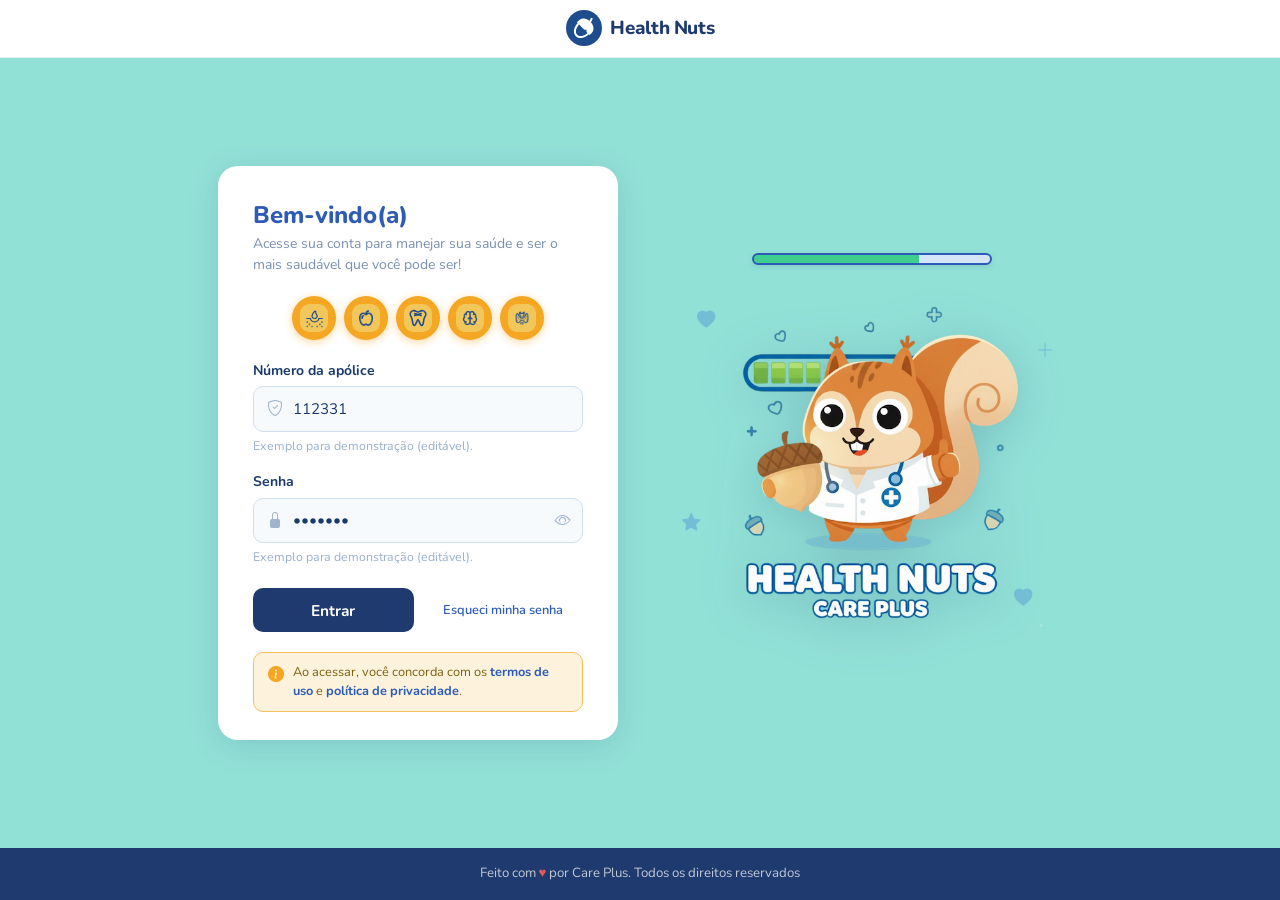
<file: index.html>
<!DOCTYPE html>
<html lang="pt-BR">
<head>
  <meta charset="UTF-8">
  <meta name="viewport" content="width=device-width, initial-scale=1.0">
  <title>Health Nuts — Dashboard</title>
  <script>
    (function () {
      try {
        if (!localStorage.getItem('healthnuts_mock_entrada')) {
          location.replace('pages/login.html');
        }
      } catch (e) {
        location.replace('pages/login.html');
      }
    })();
  </script>

  <!-- Google Fonts -->
  <link rel="preconnect" href="https://fonts.googleapis.com">
  <link rel="preconnect" href="https://fonts.gstatic.com" crossorigin>
  <link href="https://fonts.googleapis.com/css2?family=Inter:wght@400;500;600;700&display=swap" rel="stylesheet">

  <!-- Bootstrap CSS -->
  <link href="https://cdn.jsdelivr.net/npm/bootstrap@5.3.3/dist/css/bootstrap.min.css" rel="stylesheet">

  <!-- Bootstrap Icons -->
  <link href="https://cdn.jsdelivr.net/npm/bootstrap-icons@1.11.3/font/bootstrap-icons.min.css" rel="stylesheet">

  <!-- CSS -->
  <link rel="stylesheet" href="css/style.css">
  <link rel="stylesheet" href="css/responsive.css">
</head>
<body>

  <!-- Header injetado via JS (componente reutilizável) -->
  <div id="header-placeholder"></div>

  <!-- ===== MAIN ===== -->
  <main class="py-4">
    <div class="container">
      <div class="row g-4">

        <!-- ===== COLUNA ESQUERDA ===== -->
        <div class="col-lg-6 d-flex flex-column gap-4">

          <!-- Card: Bem-vindo -->
          <section class="dashboard-card" aria-label="Resumo do usuário">
            <div class="d-flex justify-content-between align-items-start mb-3">
              <h1 class="dashboard-card__title">Bem-vindo de volta, João!</h1>
            </div>

            <!-- Stat boxes 2x2 -->
            <div class="row g-2 mb-3">
              <div class="col-6">
                <div class="stat-box">
                  <span class="stat-box__label">Nuts</span>
                  <span class="stat-box__value">
                    3.456 nuts
                    <i class="bi bi-coin stat-box__icon"></i>
                  </span>
                </div>
              </div>
              <div class="col-6">
                <div class="stat-box">
                  <span class="stat-box__label">Consultas</span>
                  <span class="stat-box__value">
                    <span id="future-appointments-count">0 futuras</span>
                    <i class="bi bi-calendar-event stat-box__icon"></i>
                  </span>
                </div>
              </div>
              <div class="col-6">
                <div class="stat-box">
                  <span class="stat-box__label">Ranking Combinado</span>
                  <span class="stat-box__value">
                    234º Lugar
                    <i class="bi bi-trophy stat-box__icon"></i>
                  </span>
                </div>
              </div>
              <div class="col-6">
                <div class="stat-box">
                  <span class="stat-box__label">Ranking da sua Empresa</span>
                  <span class="stat-box__value">
                    9º Lugar
                    <i class="bi bi-trophy-fill stat-box__icon"></i>
                  </span>
                </div>
              </div>
            </div>

            <!-- Priority message -->
            <p class="priority-msg mb-3">
              <span class="priority-msg__dot"></span>
              Você está a 140 pts de vencer o ranking de Psicologia da sua empresa!
            </p>

            <!-- Action buttons -->
            <div class="d-flex flex-wrap gap-2">
              <a href="pages/agendamento.html" class="btn btn-primary-custom">
                <i class="bi bi-plus-circle-fill"></i> Novo agendamento
              </a>
              <a href="pages/beneficios.html"  class="btn btn-accent">
                <i class="bi bi-gift-fill"></i> Ver benefícios
              </a>
            </div>
          </section>

          <!-- Card: Missão do dia -->
          <section class="dashboard-card px-3 py-2" aria-label="Missão do dia">
            <span class="mission-card__label">Missão do dia: Endocrinologia</span>
            <div id="actions-list"></div>
          </section>

          <!-- Card: Sequência -->
          <section class="dashboard-card" aria-label="Sequência de dias">
            <div class="streak-card">
              <span class="icon-circle icon-circle--accent me-3">
                <i class="bi bi-arrow-repeat"></i>
              </span>
              <div class="streak-card__text">
                <p class="streak-card__title mb-0">Sequência de 5 dias</p>
                <span class="streak-card__sub">Complete hoje para manter o bônus</span>
              </div>
              <span class="badge-pts badge-pts--yellow ms-2">+10 pts</span>
            </div>
          </section>

        </div>

        <!-- ===== COLUNA DIREITA ===== -->
        <div class="col-lg-6 d-flex flex-column gap-4">

          <!-- Card: Ranking por Especialidade -->
          <section class="dashboard-card" aria-label="Ranking por especialidade">
            <div class="d-flex justify-content-between align-items-start mb-3">
              <h2 class="dashboard-card__title">Ranking por Especialidade</h2>
              <a href="pages/rankings.html" class ="btn btn-accent">
                <i class="bi bi-bar-chart-line-fill"></i> Ver ranking
              </a>
            </div>

            <div id="ranking-list">

              <!-- Psicologia -->
              <div class="ranking-item">
                <div class="ranking-item__icon">
                  <img src="assets/img/psicologia.png" alt="Psicologia" width="36" height="36">
                </div>
                <div class="ranking-item__info">
                  <span class="ranking-item__name">Psicologia</span>
                  <span class="ranking-item__pts">9.718 pts</span>
                </div>
                <span class="ranking-item__rank">12º</span>
              </div>

              <!-- Nutrição -->
              <div class="ranking-item">
                <div class="ranking-item__icon">
                  <img src="assets/img/nutricao.png" alt="Nutrição" width="36" height="36">
                </div>
                <div class="ranking-item__info">
                  <span class="ranking-item__name">Nutrição</span>
                  <span class="ranking-item__pts">5.001 pts</span>
                </div>
                <span class="ranking-item__rank">216º</span>
              </div>

              <!-- Endocrinologia -->
              <div class="ranking-item">
                <div class="ranking-item__icon">
                  <img src="assets/img/endocrinologia.png" alt="Endocrinologia" width="36" height="36">
                </div>
                <div class="ranking-item__info">
                  <span class="ranking-item__name">Endocrinologia</span>
                  <span class="ranking-item__pts">212 pts</span>
                </div>
                <span class="ranking-item__rank">422º</span>
              </div>
            </div>
          </section>

          <!-- Card: Próximos agendamentos -->
          <section class="dashboard-card" aria-label="Próximos agendamentos">
            <div class="d-flex justify-content-between align-items-start">
              <h2 class="dashboard-card__title mb-3">Próximos agendamentos</h2>
              <a href="pages/calendar.html"  class="btn btn-accent">
                <i class="bi bi-calendar2-event"></i> Modificar Agenda
              </a>
            </div>
            <div id="appointments-list"></div>
          </section>

          <!-- Card: Badges conquistados -->
          <section class="dashboard-card" aria-label="Badges conquistados">
            <div class="d-flex justify-content-between align-items-start mb-4">
              <h2 class="dashboard-card__title mb-0">
                Badges conquistados
              </h2>

              <a href="pages/regulamento.html" class="btn btn-accent">
                <i class="bi bi-file-earmark-text-fill"></i>
                Ver regulamento
              </a>
            </div>

            <div class="row row-cols-2 row-cols-md-3 row-cols-lg-5 g-4 text-center">

              <!-- Dermatologia -->
              <div class="col">
                <div class="d-flex flex-column align-items-center">
                  <span class="badges-categories__tag mb-2">
                    Dermatologia
                  </span>
                </div>
              </div>

              <!-- Endocrinologia -->
              <div class="col">
                <div class="d-flex flex-column align-items-center">
                  <span class="badges-categories__tag mb-2">
                    Endocrinologia
                  </span>

                  <span class="badge__avatar">
                    <img
                      src="./assets/svg/badges/Adormecida.svg"
                      alt="Badge Endocrinologia"
                      width="42"
                      height="42"
                    >
                  </span>
                </div>
              </div>

              <!-- Nutrição -->
              <div class="col">
                <div class="d-flex flex-column align-items-center">
                  <span class="badges-categories__tag mb-2">
                    Nutrição
                  </span>

                  <span class="badge__avatar">
                    <img
                      src="./assets/svg/badges/Juvenil.svg"
                      alt="Badge Nutrição"
                      width="42"
                      height="42"
                    >
                  </span>
                </div>
              </div>

              <!-- Odontologia -->
              <div class="col">
                <div class="d-flex flex-column align-items-center">
                  <span class="badges-categories__tag mb-2">
                    Odontologia
                  </span>


                </div>
              </div>

              <!-- Psicologia -->
              <div class="col">
                <div class="d-flex flex-column align-items-center">
                  <span class="badges-categories__tag mb-2">
                    Psicologia
                  </span>

                  <span class="badge__avatar">
                    <img
                      src="./assets/svg/badges/Produtiva.svg"
                      alt="Badge Psicologia"
                      width="42"
                      height="42"
                    >
                  </span>
                </div>
              </div>

            </div>
          </section>

        </div>

      </div>
    </div>
  </main>

  <!-- Footer -->
  <div id="footer-placeholder"></div>

  <!-- Bootstrap JS -->
  <script src="https://cdn.jsdelivr.net/npm/bootstrap@5.3.3/dist/js/bootstrap.bundle.min.js"></script>

  <!-- Mocks -->
  <script src="mocks/data/mock-data.js"></script>
  <script src="mocks/behaviors/mock-behaviors.js"></script>

  <!-- JavaScript Vanilla -->
  <script src="js/components.js"></script>
  <script src="js/functions.js"></script>
  <script src="js/main.js"></script>
</body>
</html>
</file>
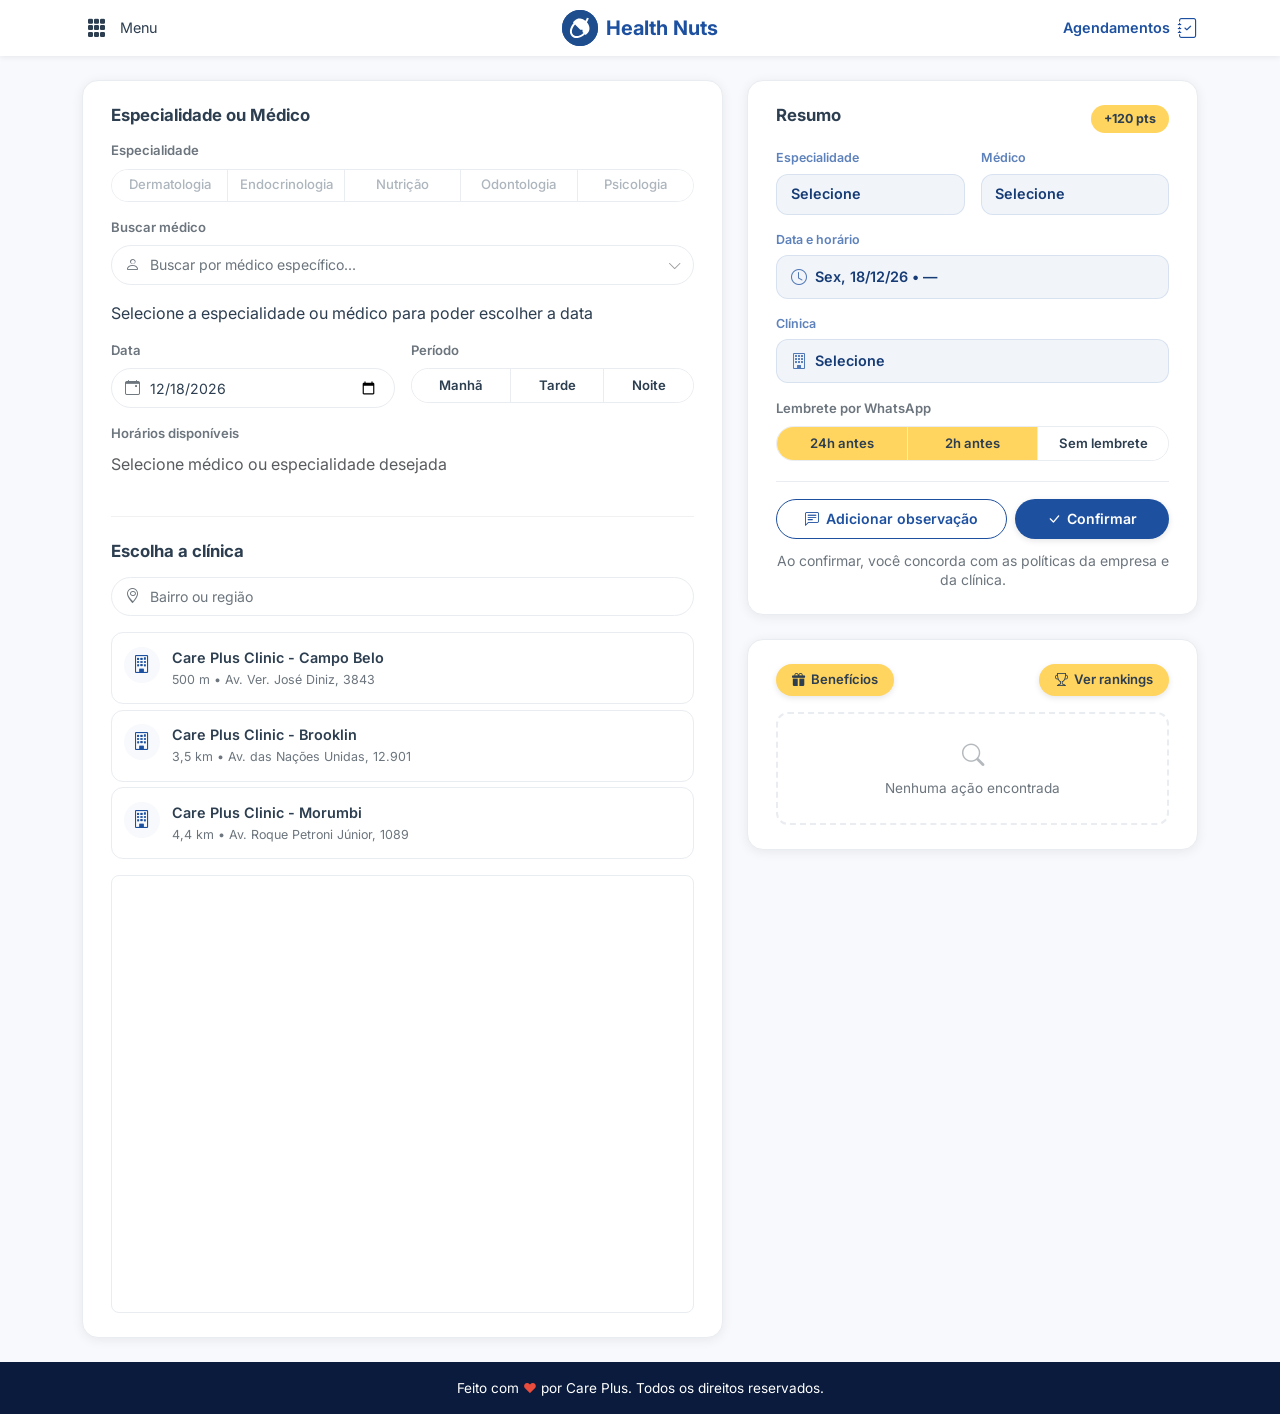
<file: pages/agendamento.html>
<!DOCTYPE html>
<html lang="pt-BR">
<head>
  <meta charset="UTF-8">
  <meta name="viewport" content="width=device-width, initial-scale=1.0">
  <title>Health Nuts — Agendamento</title>

  <link rel="preconnect" href="https://fonts.googleapis.com">
  <link rel="preconnect" href="https://fonts.gstatic.com" crossorigin>
  <link href="https://fonts.googleapis.com/css2?family=Inter:wght@400;500;600;700&display=swap" rel="stylesheet">

  <link href="https://cdn.jsdelivr.net/npm/bootstrap@5.3.3/dist/css/bootstrap.min.css" rel="stylesheet">
  <link href="https://cdn.jsdelivr.net/npm/bootstrap-icons@1.11.3/font/bootstrap-icons.min.css" rel="stylesheet">

  <link rel="stylesheet" href="../css/style.css">
  <link rel="stylesheet" href="../css/responsive.css">
</head>
<body>

  <div id="header-placeholder"></div>

  <main class="py-4">
    <div class="container">
      <div class="row g-4">
        <!-- Coluna esquerda -->
        <div class="col-lg-7 d-flex flex-column gap-4">
          <div class="dashboard-card">
            <section aria-labelledby="schedule-specialty-title">
              <h2 class="dashboard-card__title mb-3" id="schedule-specialty-title">Especialidade ou Médico</h2>

              <p class="schedule-field-label mb-2">Especialidade</p>
              <div class="mb-3" id="specialties-filters" aria-label="Especialidade"></div>
              <p class="schedule-field-label mb-2">Buscar médico</p>
              <div class="ranking-search mb-3">
                <i class="bi bi-person ranking-search__icon" aria-hidden="true"></i>
                <input type="text" class="ranking-search__input" id="schedule-doctor-search" placeholder="Buscar por médico específico..." autocomplete="off" aria-label="Buscar por médico específico">
                <i class="bi bi-chevron-down dropdown-arrow"></i>
                <div id="doctor-dropdown" class="doctor-dropdown d-none"></div>
              </div>

              <div class="row g-3 mb-3">
                <p class="mb-0" id="schedule-date-message">Selecione a especialidade para poder escolher a data</p>
                <div class="col-md-6">
                  <label class="schedule-field-label mb-2 d-block" for="schedule-date">Data</label>
                  <div class="ranking-search">
                    <i class="bi bi-calendar-event ranking-search__icon" aria-hidden="true"></i>
                    <input type="date" class="ranking-search__input schedule-date-input" id="schedule-date" aria-label="Data da consulta">
                  </div>
                </div>
                <div class="col-md-6">
                  <p class="schedule-field-label mb-2">Período</p>
                  <div class="scheduling-filters__toggle w-100 flex-wrap" id="schedule-period" role="group" aria-label="Período do dia">
                    <button type="button" class="scheduling-filters__toggle-btn flex-grow-1" data-period="manha">Manhã</button>
                    <button type="button" class="scheduling-filters__toggle-btn flex-grow-1" data-period="tarde">Tarde</button>
                    <button type="button" class="scheduling-filters__toggle-btn flex-grow-1" data-period="noite">Noite</button>
                  </div>
                </div>
              </div>

              <p class="schedule-field-label mb-2">Horários disponíveis</p>
              <div class="ranking-filters__pills flex-wrap" id="schedule-slots" role="group" aria-label="Horários disponíveis"></div>
            </section>
            <hr class="my-4 border-top border-1 border-secondary-subtle">
            <section aria-labelledby="schedule-clinic-title">
              <h2 class="dashboard-card__title mb-3" id="schedule-clinic-title">Escolha a clínica</h2>

              <div class="ranking-search mb-3">
                <i class="bi bi-geo-alt ranking-search__icon" aria-hidden="true"></i>
                <input type="search" class="ranking-search__input" id="schedule-location-search" placeholder="Bairro ou região" autocomplete="off" aria-label="Buscar localização da clínica">
              </div>

              <ul class="clinic-list list-unstyled mb-3" id="schedule-clinic-list" aria-label="Lista de clínicas"></ul>

              <div class="schedule-map ratio ratio-4x3 rounded-3 overflow-hidden">
                <iframe
                  class="schedule-map__iframe"
                  title="Mapa — Care Plus"
                  src="https://www.google.com/maps/embed?pb=!1m18!1m12!1m3!1d3657.1213657543467!2d-46.65725205624265!3d-23.564084224296913!2m3!1f0!2f0!3f0!3m2!1i1024!2i768!4f13.1!3m3!1m2!1s0x94ce59c7dbf9ff57%3A0x4ca8eb5c4f7ecca9!2sFIAP%20-%20Paulista!5e0!3m2!1spt-BR!2sbr!4v1777063893471!5m2!1spt-BR!2sbr" 
                  allowfullscreen=""
                  loading="lazy"
                  referrerpolicy="no-referrer-when-downgrade"></iframe>
              </div>
            </section>
          </div>
        </div>

        <!-- Coluna direita -->
        <div class="col-lg-5 d-flex flex-column gap-4">
          <section class="dashboard-card schedule-summary-card" aria-labelledby="schedule-summary-title">
            <div class="d-flex justify-content-between align-items-start mb-3">
              <h2 class="dashboard-card__title mb-0" id="schedule-summary-title">Resumo</h2>
              <span class="badge-pts badge-pts--yellow">+120 pts</span>
            </div>

            <!-- Especialidade e médico em duas colunas (Figma) -->
            <div class="row g-3 mb-3">
              <div class="col-sm-6">
                <div class="schedule-summary-label" id="lbl-summary-specialty">Especialidade</div>
                <div class="schedule-summary-field" id="summary-specialty-wrap" aria-labelledby="lbl-summary-specialty">
                  <span id="summary-specialty">Endocrinologia</span>
                </div>
              </div>
              <div class="col-sm-6">
                <div class="schedule-summary-label" id="lbl-summary-doctor">Médico</div>
                <div class="schedule-summary-field" id="summary-doctor-wrap" aria-labelledby="lbl-summary-doctor">
                  <span id="summary-doctor">Dra. Cora Coralina</span>
                </div>
              </div>
            </div>

            <div class="mb-3">
              <div class="schedule-summary-label" id="lbl-summary-datetime">Data e horário</div>
              <div class="schedule-summary-field schedule-summary-field--datetime d-flex align-items-center gap-2" id="summary-datetime-wrap" aria-labelledby="lbl-summary-datetime">
                <i class="bi bi-clock schedule-summary-field__icon" aria-hidden="true"></i>
                <span id="summary-datetime">Qua, 03/10/25 • 09:00</span>
              </div>
            </div>

            <div class="mb-3">
              <div class="schedule-summary-label" id="lbl-summary-clinic">Clínica</div>
              <div class="schedule-summary-field d-flex align-items-center gap-2" id="summary-clinic-wrap" aria-labelledby="lbl-summary-clinic">
                <i class="bi bi-building schedule-summary-field__icon" aria-hidden="true"></i>
                <span id="summary-clinic">Care Plus Clinic - Campo Belo</span>
              </div>
            </div>

            <p class="schedule-field-label mb-2">Lembrete por WhatsApp</p>
            <div class="scheduling-filters__toggle w-100 flex-wrap mb-0" id="schedule-reminder" role="group" aria-label="Lembrete por WhatsApp">
              <button type="button" class="scheduling-filters__toggle-btn scheduling-filters__toggle-btn--accent-active" data-reminder="24h">24h antes</button>
              <button type="button" class="scheduling-filters__toggle-btn scheduling-filters__toggle-btn--accent-active" data-reminder="2h">2h antes</button>
              <button type="button" class="scheduling-filters__toggle-btn" data-reminder="none">Sem lembrete</button>
            </div>

            <footer class="schedule-summary-footer">
              <div class="collapse schedule-summary-footer__collapse" id="schedule-observation-collapse">
                <label class="schedule-summary-label d-block" for="schedule-observation">Sua observação</label>
                <textarea class="form-control schedule-summary-observation-input mb-2" id="schedule-observation" rows="2" placeholder="Digite sua observação para a clínica…"></textarea>
              </div>
              <div class="d-flex flex-wrap gap-2 align-items-stretch schedule-summary-footer__actions">
                <button type="button" class="btn schedule-summary-btn-outline flex-grow-1" data-bs-toggle="collapse" data-bs-target="#schedule-observation-collapse" aria-expanded="false" aria-controls="schedule-observation-collapse">
                  <i class="bi bi-chat-left-text" aria-hidden="true"></i> Adicionar observação
                </button>
                <button type="button" class="btn btn-primary-custom schedule-summary-btn-confirm flex-grow-1" id="btn-confirm-schedule">
                  <i class="bi bi-check-lg" aria-hidden="true"></i> Confirmar
                </button>
              </div>
              <p class="schedule-legal text-secondary small mb-0 text-center">
                Ao confirmar, você concorda com as políticas da empresa e da clínica.
              </p>
            </footer>
          </section>

          <section class="dashboard-card" aria-labelledby="schedule-benefits-title">
            <div class="d-flex flex-wrap justify-content-between align-items-center gap-2 mb-3">
              <h2 class="dashboard-card__title mb-0 visually-hidden" id="schedule-benefits-title">Benefícios</h2>
              <a href="beneficios.html" class="btn btn-accent btn-sm">
                <i class="bi bi-gift-fill" aria-hidden="true"></i> Benefícios
              </a>
              <a href="rankings.html" class="btn btn-accent btn-sm">
                <i class="bi bi-trophy" aria-hidden="true"></i> Ver rankings
              </a>
            </div>
            <ul class="list-unstyled mb-0" id="actions-list"></ul>
          </section>

        </div>
      </div>
    </div>
  </main>

  <div id="footer-placeholder"></div>

  <script src="https://cdn.jsdelivr.net/npm/bootstrap@5.3.3/dist/js/bootstrap.bundle.min.js"></script>

  <script src="../mocks/data/mock-data.js"></script>
  <script src="../mocks/behaviors/mock-behaviors.js"></script>

  <script src="../js/components.js"></script>
  <script src="../js/agendamento.js"></script>
  <script src="../js/functions.js"></script>

</body>
</html>
</file>
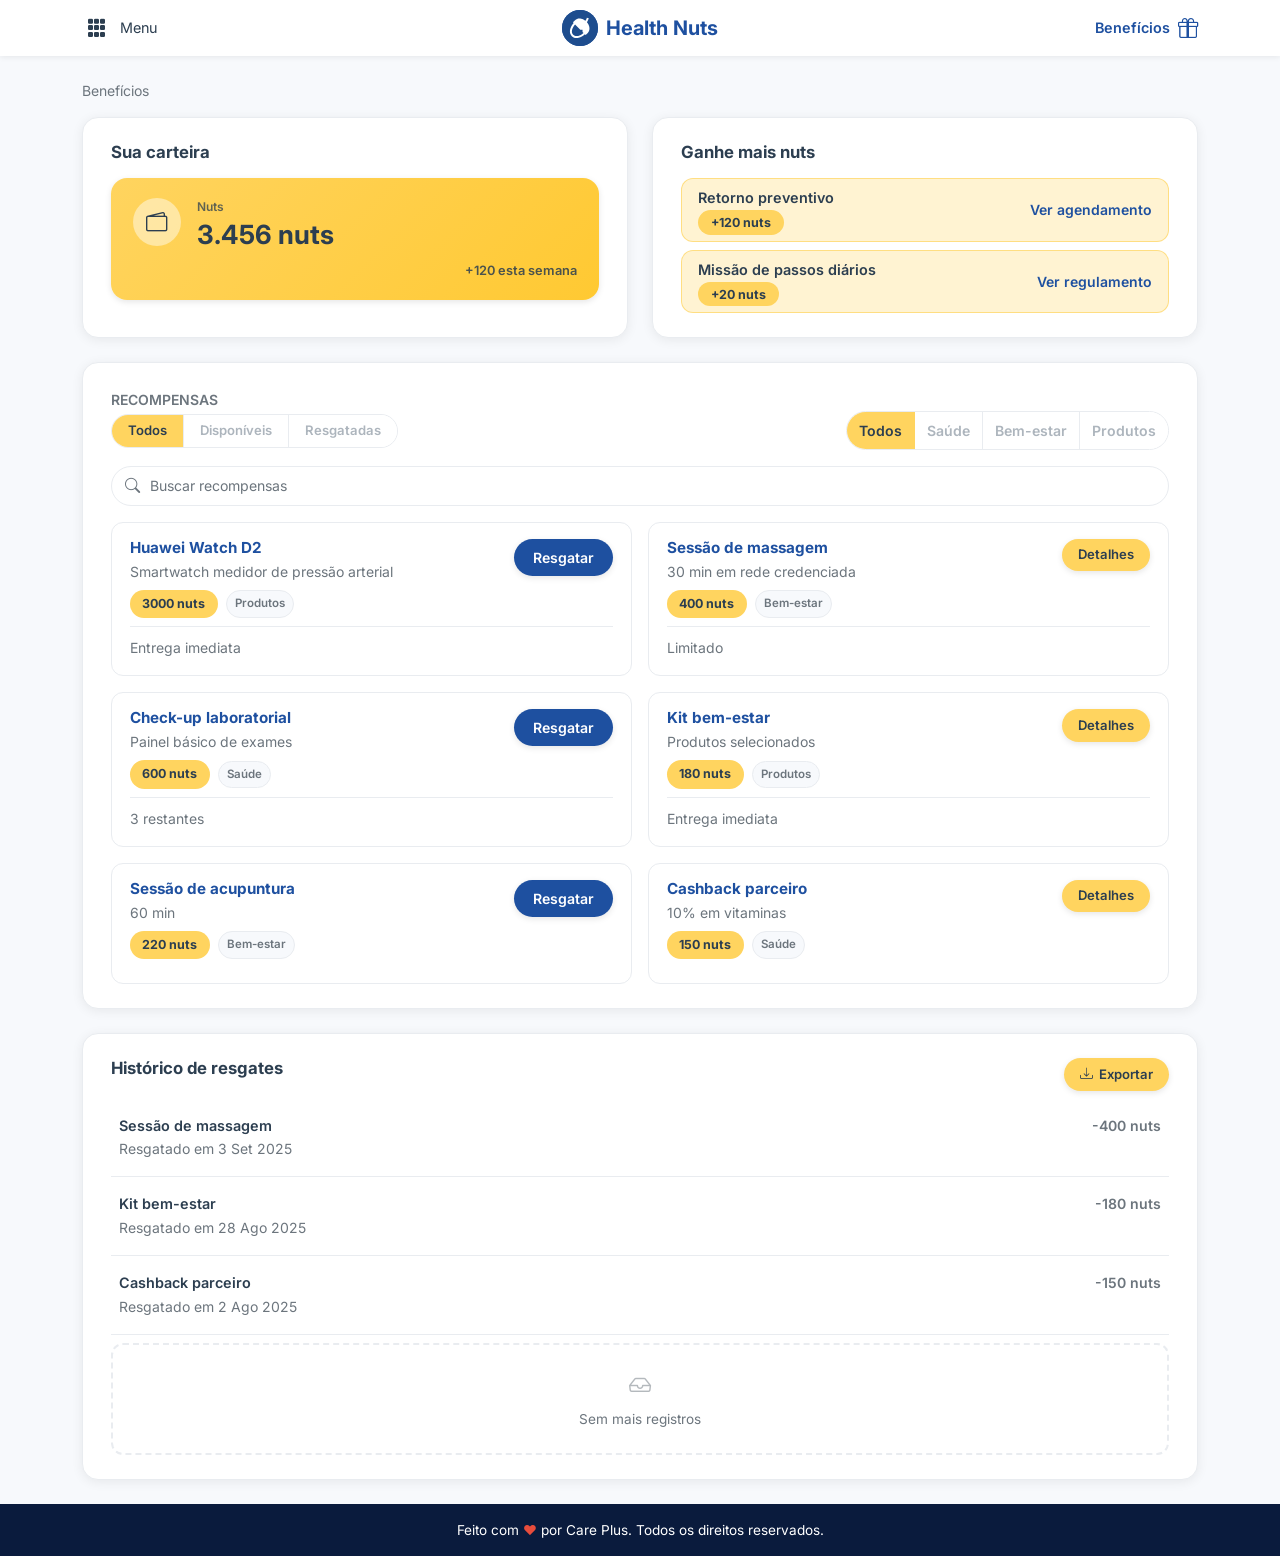
<file: pages/beneficios.html>
<!DOCTYPE html>
<html lang="pt-BR">
<head>
  <meta charset="UTF-8">
  <meta name="viewport" content="width=device-width, initial-scale=1.0">
  <title>Health Nuts — Benefícios</title>

  <link rel="preconnect" href="https://fonts.googleapis.com">
  <link rel="preconnect" href="https://fonts.gstatic.com" crossorigin>
  <link href="https://fonts.googleapis.com/css2?family=Inter:wght@400;500;600;700&display=swap" rel="stylesheet">

  <link href="https://cdn.jsdelivr.net/npm/bootstrap@5.3.3/dist/css/bootstrap.min.css" rel="stylesheet">
  <link href="https://cdn.jsdelivr.net/npm/bootstrap-icons@1.11.3/font/bootstrap-icons.min.css" rel="stylesheet">

  <link rel="stylesheet" href="../css/style.css">
  <link rel="stylesheet" href="../css/responsive.css">
</head>
<body>

  <div id="header-placeholder"></div>

  <main class="py-4">
    <div class="container">

      <p class="text-secondary small mb-3">Benefícios</p>

      <!-- Carteira + Ganhe mais nuts -->
      <section class="mb-4" aria-label="Carteira e formas de ganhar nuts">
        <div class="row g-4">
          <div class="col-lg-6">
            <div class="dashboard-card h-100">
              <h2 class="dashboard-card__title mb-3">Sua carteira</h2>
              <div id="benefits-wallet-placeholder"></div>
            </div>
          </div>
          <div class="col-lg-6">
            <div class="dashboard-card h-100">
              <h2 class="dashboard-card__title mb-3">Ganhe mais nuts</h2>
              <div id="benefits-earn-placeholder" class="d-flex flex-column gap-2"></div>
            </div>
          </div>
        </div>
      </section>

      <!-- Recompensas -->
      <section class="dashboard-card mb-4" aria-label="Recompensas">
        <span class="fw-semibold text-secondary small text-uppercase text-nowrap">Recompensas</span>
        <div class="benefits-rewards-toolbar d-flex flex-wrap flex-lg-nowrap align-items-center gap-2 gap-lg-3 mb-3">
          <div class="d-flex align-items-center gap-2 flex-shrink-0">
            <div class="specialties-filters__toggle" role="group" aria-label="Filtrar por situação">
              <button type="button" class="specialties-filters__toggle-btn specialties-filters__toggle-btn--active" data-benefits-tab="todos">Todos</button>
              <button type="button" class="specialties-filters__toggle-btn" data-benefits-tab="disponiveis">Disponíveis</button>
              <button type="button" class="specialties-filters__toggle-btn" data-benefits-tab="resgatadas">Resgatadas</button>
            </div>
          </div>
          <div class="d-flex justify-content-end flex-shrink-0 ms-auto">
            <div id="benefits-category-pills" class="benefits-category-pills"></div>
          </div>
        </div>
        <div class="ranking-search benefits-rewards-toolbar__search flex-grow-1 min-w-0 mb-3">
          <i class="bi bi-search ranking-search__icon" aria-hidden="true"></i>
          <input type="search" class="ranking-search__input" id="benefits-search-input" placeholder="Buscar recompensas" aria-label="Buscar recompensas" autocomplete="off">
        </div>
        <div id="benefits-rewards-grid" class="row g-3"></div>
      </section>

      <!-- Histórico -->
      <section class="dashboard-card" aria-label="Histórico de resgates">
        <div class="d-flex justify-content-between align-items-start flex-wrap gap-2 mb-2">
          <h2 class="dashboard-card__title mb-0">Histórico de resgates</h2>
          <button type="button" class="btn btn-accent btn-sm" id="btn-exportar-beneficios">
            <i class="bi bi-download"></i> Exportar
          </button>
        </div>
        <div id="benefits-redemption-list"></div>
      </section>

    </div>
  </main>

  <div id="footer-placeholder"></div>

  <script src="https://cdn.jsdelivr.net/npm/bootstrap@5.3.3/dist/js/bootstrap.bundle.min.js"></script>
  <script src="../mocks/data/mock-data.js"></script>
  <script src="../mocks/behaviors/mock-behaviors.js"></script>
  <script src="../js/components.js"></script>
  <script src="../js/beneficios.js"></script>
</body>
</html>
</file>
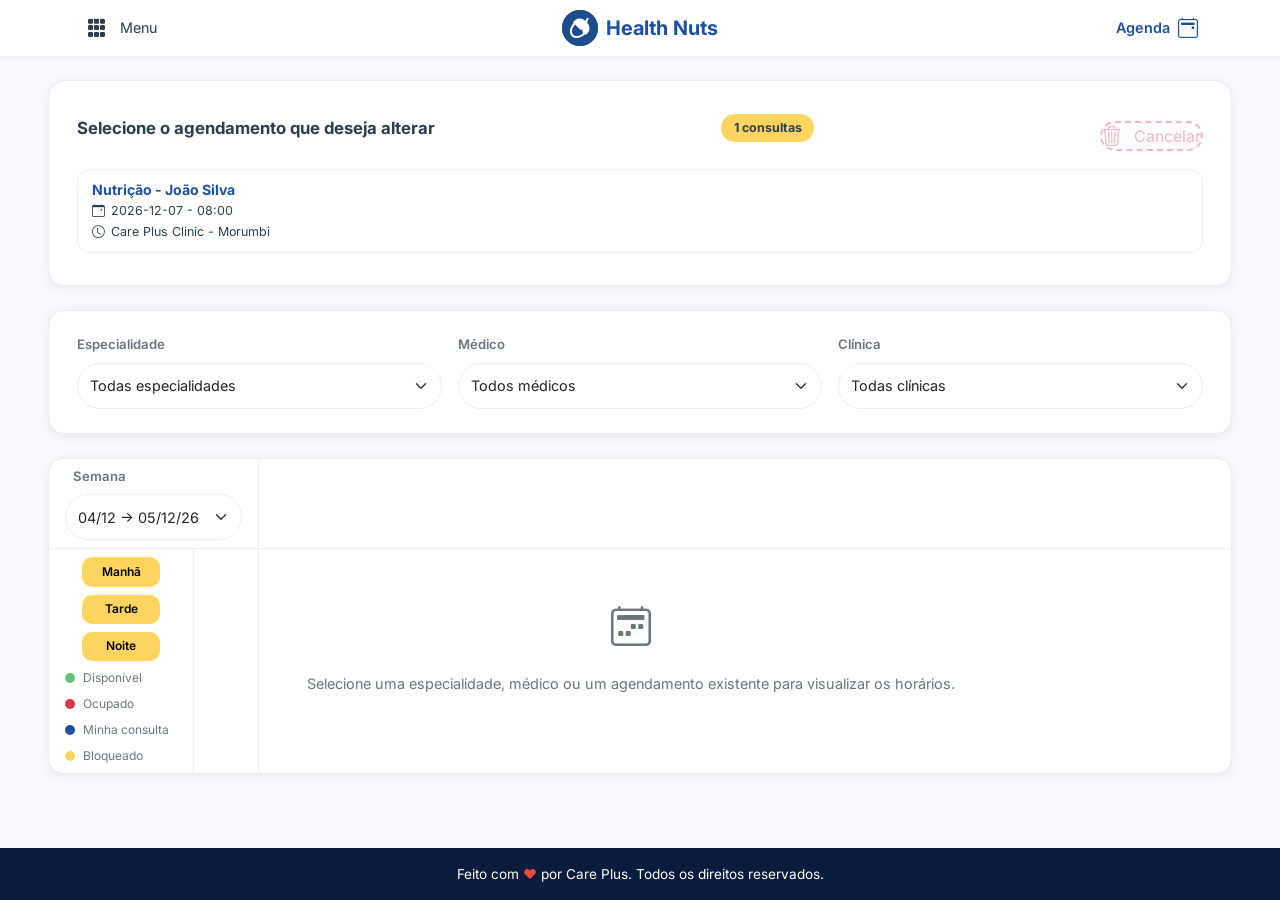
<file: pages/calendar.html>
<!DOCTYPE html>
<html lang="pt-BR">
<head>
  <meta charset="UTF-8">
  <meta name="viewport" content="width=device-width, initial-scale=1.0">
  <title>Health Nuts — Agenda</title>

  <link rel="preconnect" href="https://fonts.googleapis.com">
  <link rel="preconnect" href="https://fonts.gstatic.com" crossorigin>
  <link href="https://fonts.googleapis.com/css2?family=Inter:wght@400;500;600;700&display=swap" rel="stylesheet">

  <link href="https://cdn.jsdelivr.net/npm/bootstrap@5.3.3/dist/css/bootstrap.min.css" rel="stylesheet">
  <link href="https://cdn.jsdelivr.net/npm/bootstrap-icons@1.11.3/font/bootstrap-icons.min.css" rel="stylesheet">

  <link rel="stylesheet" href="../css/style.css">
  <link rel="stylesheet" href="../css/responsive.css">
</head>
<body>

  <div id="header-placeholder"></div>

  <main class="p-4">
    <div class="container-fluid px-3 px-xl-4">

      <div class="d-flex flex-column gap-4">

        <!-- CARD 1 AGENDAMENTOS -->
        <section class="dashboard-card">

          <div class="d-flex justify-content-between align-items-center mb-3 flex-wrap gap-2">

            <h2 class="dashboard-card__title mb-0">
              Selecione o agendamento que deseja alterar
            </h2>

            <span class="badge-pts badge-pts--yellow" id="calendar-appointments-count">
              0 consultas
            </span>

            <div class="calendar-trash-zone" id="calendar-trash-zone">
              <i class="bi bi-trash3"></i>
              <span> Cancelar </span>
            </div>
          </div>

          <div class="calendar-appointments-row" id="calendar-appointments-row"></div>

        </section>

        <!-- CARD 2 FILTROS -->
        <section class="dashboard-card">

          <div class="row g-3">

            <div class="col-lg-4">
              <label class="schedule-field-label mb-2 d-block">
                Especialidade
              </label>

              <select class="form-select calendar-select" id="calendar-specialty-filter">
                <option value="">Todas especialidades</option>
              </select>
            </div>

            <div class="col-lg-4">
              <label class="schedule-field-label mb-2 d-block">
                Médico
              </label>

              <select class="form-select calendar-select" id="calendar-doctor-filter">
                <option value="">Todos médicos</option>
              </select>
            </div>

            <div class="col-lg-4">
              <label class="schedule-field-label mb-2 d-block">
                Clínica
              </label>

              <select class="form-select calendar-select" id="calendar-clinic-filter">
                <option value="">Todas clínicas</option>
              </select>
            </div>

          </div>

        </section>
        
        <!-- CARD 3 -->
        <section class="dashboard-card p-0 overflow-hidden">

          <div class="calendar-board-wrapper">

            <!-- HEADER -->
            <div class="calendar-top-row">

              <!-- sidebar header -->
              <div class="calendar-top-row__sidebar px-3">
                <label class="schedule-field-label m-2 d-block">
                  Semana
                </label>
                <select class="form-select calendar-select mb-2"id="calendar-week-select"></select>
              </div>

              <!-- datas -->
              <div class="calendar-days-row-wrapper">
                <div class="calendar-days-row"id="calendar-days-row"></div>
              </div>
            </div>

            <!-- BODY COM SCROLL -->
            <div class="calendar-scroll-body" id="calendar-scroll-body">
              
              <!-- SIDEBAR -->
              <div class="calendar-sidebar">
                <div class="calendar-periods">
                  <div class="calendar-periods-buttons d-flex flex-column gap-2 px-3 py-2" id="calendar-periods-buttons">
                    <button class="calendar-period-btn" data-period="manha">Manhã</button>
                    <button class="calendar-period-btn" data-period="tarde">Tarde </button>
                    <button class="calendar-period-btn" data-period="noite">Noite</button>
                    <div class="calendar-slots-legend">
                      <div class="calendar-slots-legend__item">
                        <span class="calendar-slots-legend__dot calendar-slots-legend__dot--available"></span>
                        Disponível
                      </div>
                      <div class="calendar-slots-legend__item">
                        <span class="calendar-slots-legend__dot calendar-slots-legend__dot--occupied"></span>
                        Ocupado
                      </div>
                      <div class="calendar-slots-legend__item">
                        <span class="calendar-slots-legend__dot calendar-slots-legend__dot--user"></span>
                        Minha consulta
                      </div>
                      <div class="calendar-slots-legend__item">
                        <span class="calendar-slots-legend__dot calendar-slots-legend__dot--blocked"></span>
                        Bloqueado
                      </div>
                    </div>
                  </div>

                  <div class="calendar-time-column" id="calendar-time-column"></div>
                </div>
              </div>

              <!-- GRID -->
              <div class="calendar-grid">
                <div class="calendar-columns" id="calendar-columns"></div>
              </div>
            </div>
            
          </div>
        </section>

      </div>

    </div>
  </main>

  <!-- Mostra opções de medicos em reagendamento com multiplos medicos -->
  <div id="calendar-doctor-picker"></div>

  <!-- Modal de confirmação de reagendamento -->
  <div id="calendar-reschedule-modal" class="calendar-reschedule-modal">
    <div class="calendar-reschedule-modal__content">
      <div class="calendar-reschedule-modal__title" id="calendar-reschedule-modal-title"></div>
      <div id="calendar-reschedule-modal-body"></div>
      <div class="calendar-reschedule-modal__actions">
        <button id="calendar-reschedule-cancel" class="btn btn-secondary">
          Cancelar
        </button>
        <button id="calendar-reschedule-confirm" class="btn btn-primary">
          Confirmar
        </button>
      </div>
    </div>
  </div>

  <div id="footer-placeholder"></div>

  <script src="https://cdn.jsdelivr.net/npm/bootstrap@5.3.3/dist/js/bootstrap.bundle.min.js"></script>

  <script src="../mocks/data/mock-data.js"></script>
  <script src="../mocks/behaviors/mock-behaviors.js"></script>

  <script src="../js/components.js"></script>
  <script src="../js/functions.js"></script>
  <script src="../js/calendar.js"></script>

</body>
</html>
</file>
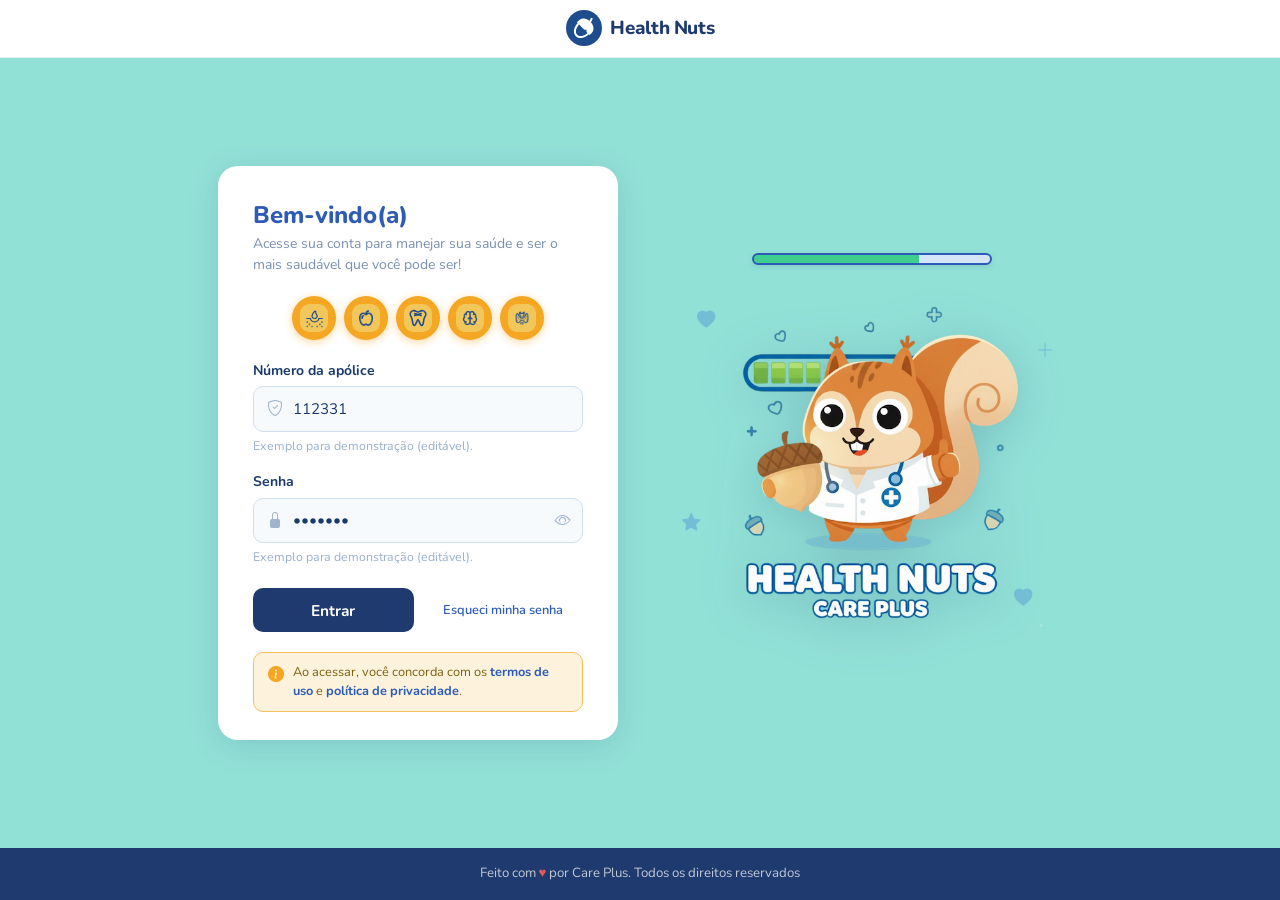
<file: pages/login.html>
<!DOCTYPE html>
<html lang="pt-BR">
<head>
  <meta charset="UTF-8">
  <meta name="viewport" content="width=device-width, initial-scale=1.0">
  <title>Health Nuts Login</title>
  <link href="https://cdn.jsdelivr.net/npm/bootstrap@5.3.8/dist/css/bootstrap.min.css" rel="stylesheet"
    integrity="sha384-sRIl4kxILFvY47J16cr9ZwB07vP4J8+LH7qKQnuqkuIAvNWLzeN8tE5YBujZqJLB" crossorigin="anonymous">
  <link rel="stylesheet" href="https://cdn.jsdelivr.net/npm/bootstrap-icons@1.13.1/font/bootstrap-icons.min.css">
  <link rel="stylesheet" href="../css/style.css">
  <link rel="stylesheet" href="../css/login.css">
  <link href="https://fonts.googleapis.com/css2?family=Nunito:wght@400;600;700;800;900&display=swap" rel="stylesheet">
</head>
<body>

  <header class="site-header">
    <a href="../index.html" class="site-header__brand" aria-label="Health Nuts — início">
      <img src="../assets/svg/health_nuts_icon.svg" alt="" class="site-header__mark" width="36" height="36">
      <span class="site-header__name">Health Nuts</span>
    </a>
  </header>

  <main class="login-main">
    <div class="login-container">

      <div class="login-card">
        <h2>Bem-vindo(a)</h2>
        <p class="subtitle">Acesse sua conta para manejar sua saúde e ser o mais saudável que você pode ser!</p>

        <div class="specialty-icons">
          <div class="spec-icon" title="Dermatologia">
            <img src="../assets/svg/specialties/Dermatologia.svg" alt="" width="28" height="28" loading="lazy">
          </div>
          <div class="spec-icon" title="Nutrição">
            <img src="../assets/img/nutricao.png" alt="" width="28" height="28" loading="lazy">
          </div>
          <div class="spec-icon" title="Odontologia">
            <img src="../assets/svg/specialties/Odontologia.svg" alt="" width="28" height="28" loading="lazy">
          </div>
          <div class="spec-icon" title="Psicologia">
            <img src="../assets/img/psicologia.png" alt="" width="28" height="28" loading="lazy">
          </div>
          <div class="spec-icon" title="Endocrinologia">
            <img src="../assets/img/endocrinologia.png" alt="" width="28" height="28" loading="lazy">
          </div>
        </div>

        <div class="feedback-msg" id="feedback-msg" aria-live="polite">
          <i class="bi bi-exclamation-circle-fill"></i>
          <span id="feedback-text"></span>
        </div>

        <form id="login-form" novalidate>
          <div class="mb-3">
            <label for="apolice" class="form-label">Número da apólice</label>
            <div class="input-wrap">
              <i class="bi bi-shield-check input-icon"></i>
              <input type="text" id="apolice" name="apolice" value="112331" inputmode="numeric" autocomplete="username">
            </div>
            <p class="field-hint">Exemplo para demonstração (editável).</p>
          </div>

          <div class="mb-0">
            <label for="senha" class="form-label">Senha</label>
            <div class="input-wrap input-wrap--with-eye">
              <i class="bi bi-lock-fill input-icon"></i>
              <input type="password" id="senha" name="senha" value="1234567" autocomplete="current-password">
              <button type="button" class="btn-eye" id="toggle-senha" aria-label="Mostrar ou ocultar senha">
                <i class="bi bi-eye" id="toggle-icon"></i>
              </button>
            </div>
            <p class="field-hint">Exemplo para demonstração (editável).</p>
          </div>

          <div class="login-actions">
            <button type="submit" class="btn-entrar" id="btn-submit">
              <div class="spinner-sm"></div>
              <span class="btn-label">Entrar</span>
            </button>
            <a href="#" class="link-esqueceu">Esqueci minha senha</a>
          </div>
        </form>

        <div class="terms-box">
          <i class="bi bi-info-circle-fill"></i>
          <span>Ao acessar, você concorda com os <a href="#">termos de uso</a> e <a href="#">política de privacidade</a>.</span>
        </div>
      </div>

      <div class="mascot-side">
        <div class="mascot-progress" aria-hidden="true"></div>
        <div class="mascot-visual">
          <img src="../assets/img/mascote.png" alt="Mascote Health Nuts, esquilo médico" class="mascot-img" width="380" height="440" loading="lazy">
          <div class="mascot-floaties" aria-hidden="true">
            <i class="bi bi-heart-fill"></i>
            <i class="bi bi-plus-lg"></i>
            <i class="bi bi-star-fill"></i>
            <i class="bi bi-heart-fill"></i>
          </div>
        </div>
      </div>

    </div>
  </main>

  <footer class="site-footer">
    Feito com <span class="heart">♥</span> por Care Plus. Todos os direitos reservados
  </footer>

  <script src="https://cdn.jsdelivr.net/npm/bootstrap@5.3.8/dist/js/bootstrap.bundle.min.js"
    integrity="sha384-FKyoEForCGlyvwx9Hj09JcYn3nv7wiPVlz7YYwJrWVcXK/BmnVDxM+D2scQbITxI"
    crossorigin="anonymous"></script>

  <script src="../mocks/data/mock-data.js"></script>
  <script src="../js/functions.js"></script>
  <script src="../js/login.js"></script>

</body>
</html>
</file>
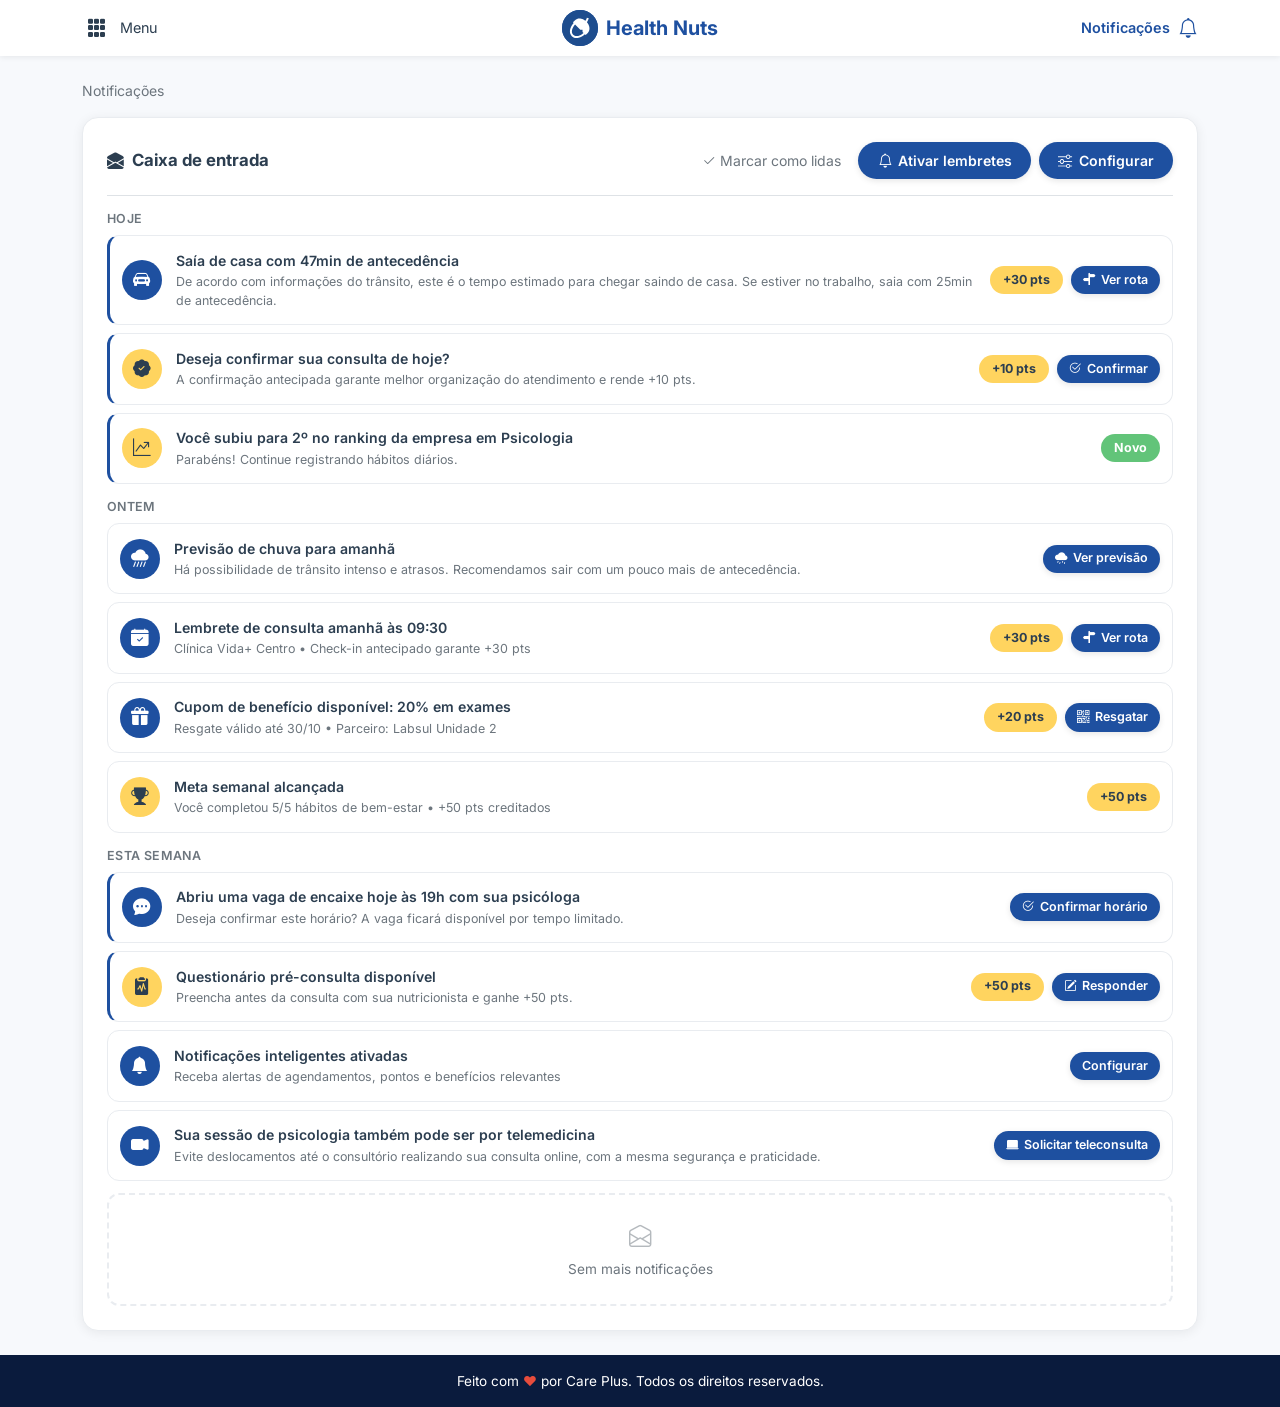
<file: pages/notificacoes.html>
<!DOCTYPE html>
<html lang="pt-BR">
<head>
  <meta charset="UTF-8">
  <meta name="viewport" content="width=device-width, initial-scale=1.0">
  <title>Health Nuts — Notificações</title>

  <!-- Google Fonts -->
  <link rel="preconnect" href="https://fonts.googleapis.com">
  <link rel="preconnect" href="https://fonts.gstatic.com" crossorigin>
  <link href="https://fonts.googleapis.com/css2?family=Inter:wght@400;500;600;700&display=swap" rel="stylesheet">

  <!-- Bootstrap CSS -->
  <link href="https://cdn.jsdelivr.net/npm/bootstrap@5.3.3/dist/css/bootstrap.min.css" rel="stylesheet">

  <!-- Bootstrap Icons -->
  <link href="https://cdn.jsdelivr.net/npm/bootstrap-icons@1.11.3/font/bootstrap-icons.min.css" rel="stylesheet">

  <!-- CSS -->
  <link rel="stylesheet" href="../css/style.css">
  <link rel="stylesheet" href="../css/responsive.css">
</head>
<body>

  <!-- Header injetado via JS (componente reutilizável) -->
  <div id="header-placeholder"></div>

  <!-- ===== MAIN ===== -->
  <main class="py-4">
    <div class="container">

      <!-- Página label (breadcrumb-style) -->
      <p class="text-secondary small mb-3">Notificações</p>

      <!-- Inbox card -->
      <section class="dashboard-card p-3 p-md-4" aria-label="Caixa de entrada de notificações">

        <!-- Toolbar -->
        <div class="d-flex align-items-center justify-content-between flex-wrap gap-3 mb-3 pb-3 border-bottom">
          <h1 class="dashboard-card__title">
            <i class="bi bi-envelope-open-fill me-2"></i>Caixa de entrada
          </h1>
          <div class="d-flex align-items-center flex-wrap gap-2">
            <button class="btn btn-sm text-secondary text-decoration-none notification-inbox__mark-read" id="btn-marcar-lidas">
              <i class="bi bi-check2"></i> Marcar como lidas
            </button>
            <button class="btn btn-primary-custom btn-sm" id="btn-ativar-lembretes">
              <i class="bi bi-bell"></i> Ativar lembretes
            </button>
            <button class="btn btn-primary-custom btn-sm" id="btn-configurar-notif">
              <i class="bi bi-sliders"></i> Configurar
            </button>
          </div>
        </div>

        <!-- Lista de notificações -->
        <div id="notifications-list"></div>

      </section>

    </div>
  </main>

  <!-- Footer -->
  <div id="footer-placeholder"></div>

  <!-- Bootstrap JS -->
  <script src="https://cdn.jsdelivr.net/npm/bootstrap@5.3.3/dist/js/bootstrap.bundle.min.js"></script>

  <!-- Mocks -->
  <script src="../mocks/data/mock-data.js"></script>
  <script src="../mocks/behaviors/mock-behaviors.js"></script>

  <!-- JavaScript Vanilla -->
  <script src="../js/components.js"></script>
  <script src="../js/notificacoes.js"></script>
</body>
</html>
</file>
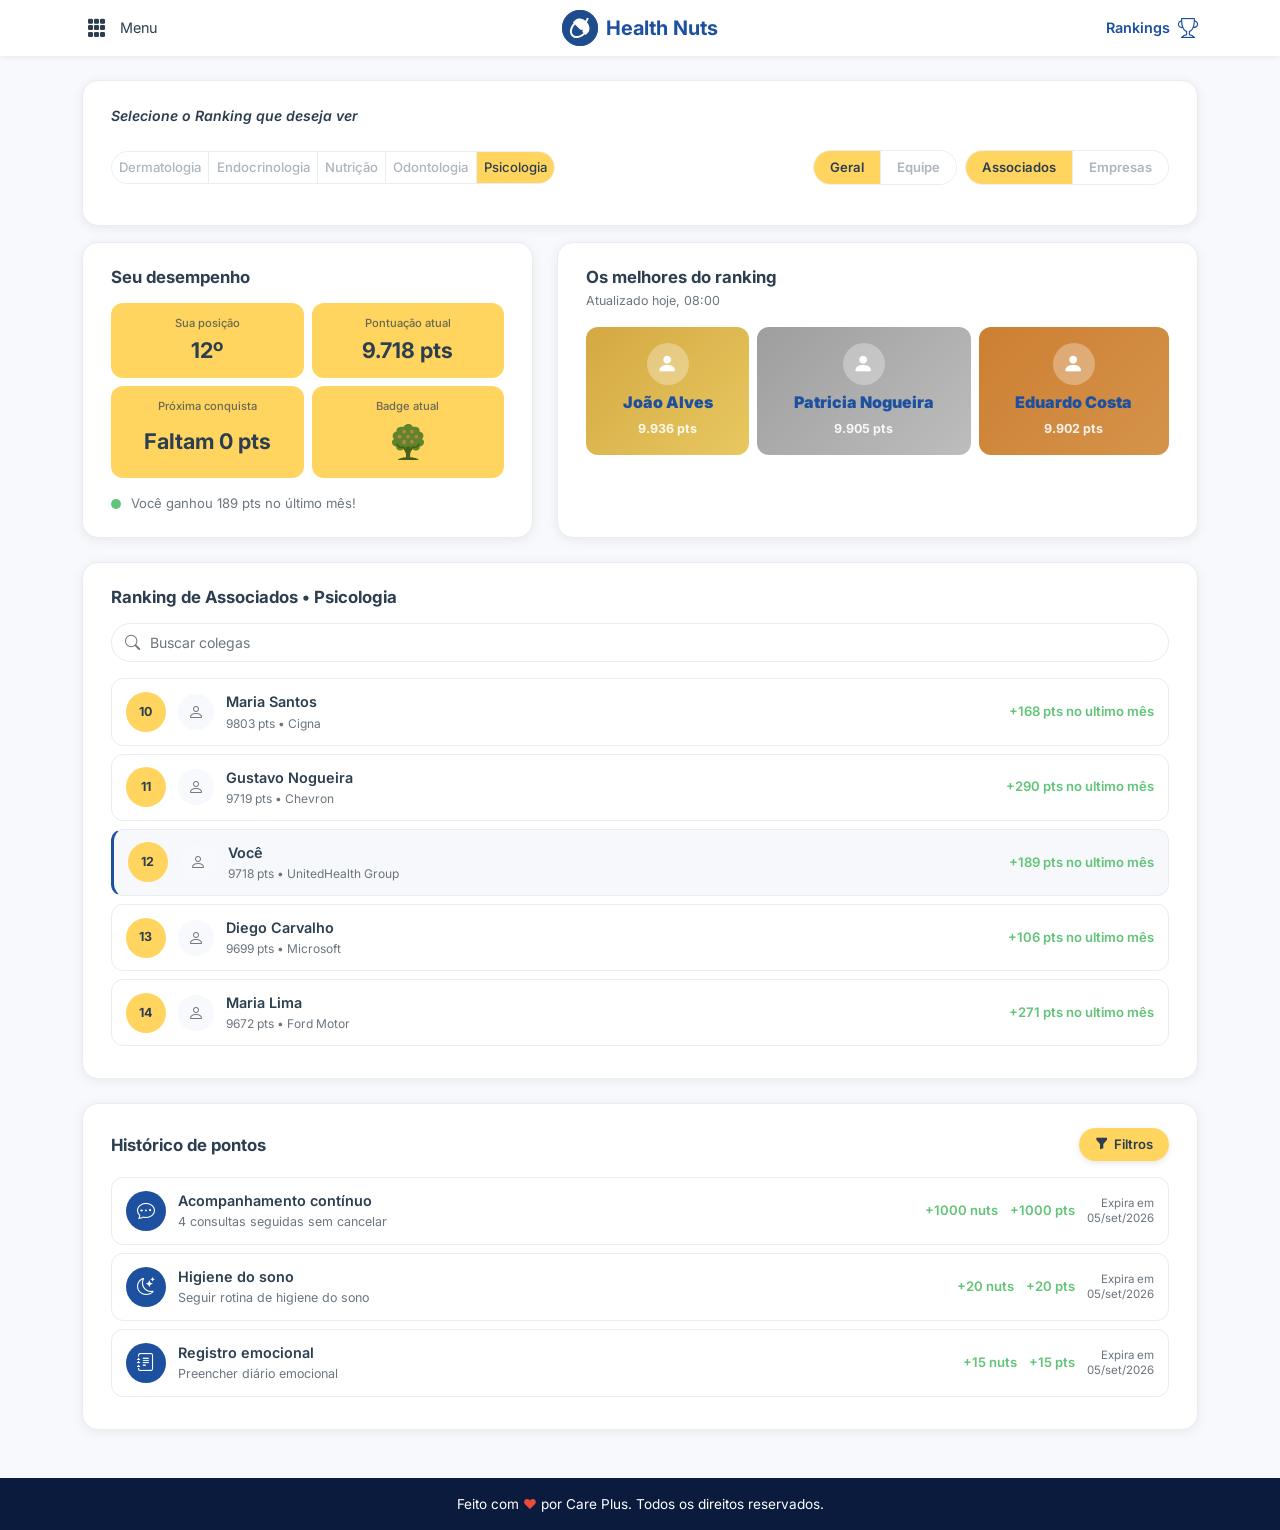
<file: pages/rankings.html>
<!DOCTYPE html>
<html lang="pt-BR">
<head>
  <meta charset="UTF-8">
  <meta name="viewport" content="width=device-width, initial-scale=1.0">
  <title>Health Nuts — Rankings</title>

  <!-- Google Fonts -->
  <link rel="preconnect" href="https://fonts.googleapis.com">
  <link rel="preconnect" href="https://fonts.gstatic.com" crossorigin>
  <link href="https://fonts.googleapis.com/css2?family=Inter:wght@400;500;600;700&display=swap" rel="stylesheet">

  <!-- Bootstrap CSS -->
  <link href="https://cdn.jsdelivr.net/npm/bootstrap@5.3.3/dist/css/bootstrap.min.css" rel="stylesheet">

  <!-- Bootstrap Icons -->
  <link href="https://cdn.jsdelivr.net/npm/bootstrap-icons@1.11.3/font/bootstrap-icons.min.css" rel="stylesheet">

  <!-- CSS -->
  <link rel="stylesheet" href="../css/style.css">
  <link rel="stylesheet" href="../css/responsive.css">
</head>
<body>

  <div id="header-placeholder"></div>

  <main class="py-4">
    <div class="container">

      <!-- Filtros de especialidade e tipo -->
      <section aria-label="Filtros do ranking">
        <div class="dashboard-card mb-3">
          <p class="ranking-filters__label mb-2">Selecione o Ranking que deseja ver</p>
          <div class="ranking-filters">
            <div id="specialties-filters"></div>
            <div class="d-flex gap-2 ms-lg-auto flex-shrink-0 flex-wrap">
              <div class="specialties-filters__toggle">
                <button class="specialties-filters__toggle-btn specialties-filters__toggle-btn--active" data-ranking-type="Geral">Geral</button>
                <button class="specialties-filters__toggle-btn" data-ranking-type="Equipe">Equipe</button>
              </div>
              <div class="specialties-filters__toggle">
                <button class="specialties-filters__toggle-btn specialties-filters__toggle-btn--active" data-scope-type="Associados">Associados</button>
                <button class="specialties-filters__toggle-btn" data-scope-type="Empresas">Empresas</button>
              </div>
            </div>
          </div>
        </div>
      </section>
      <!-- Desempenho + Top 3 -->
      <div class="row g-4 mb-4">

          <!-- Seu desempenho -->
        <div class="col-lg-5">
          <section class="dashboard-card h-100" aria-label="Seu desempenho">
            <h2 class="dashboard-card__title mb-3">Seu desempenho</h2>

            <div class="row g-2 mb-3 align-items-stretch" id="performance-stats">

              <div class="col-6 d-flex">
                <div class="stat-box w-100 h-100 d-flex flex-column justify-content-center align-items-center text-center">
                  <span class="stat-box__label">Sua posição</span>
                  <span class="stat-box__value" id="perf-position">#</span>
                </div>
              </div>

              <div class="col-6 d-flex">
                <div class="stat-box w-100 h-100 d-flex flex-column justify-content-center align-items-center text-center">
                  <span class="stat-box__label">Pontuação atual</span>
                  <span class="stat-box__value" id="perf-points"># pts</span>
                </div>
              </div>

              <div class="col-6 d-flex">
                <div class="stat-box w-100 h-100 d-flex flex-column justify-content-center align-items-center text-center">
                  <span class="stat-box__label">Próxima conquista</span>
                  <span class="stat-box__value" id="perf-next">#</span>
                </div>
              </div>

              <div class="col-6 d-flex">
                <div class="stat-box w-100 h-100 d-flex flex-column justify-content-center align-items-center text-center">
                  <span class="stat-box__label">Badge atual</span>

                  <div
                    class="stat-box__value d-flex justify-content-center align-items-center"
                    id="perf-badge"
                  >
                    #
                  </div>
                </div>
              </div>

            </div>

            <p class="priority-msg mb-0">
              <span class="priority-msg__dot"></span>
              <span id="perf-monthly"></span>
            </p>
          </section>
        </div>

          <!-- Top 3 do ranking -->
        <div class="col-lg-7">
          <div class="dashboard-card h-100" aria-label="Os melhores do ranking">
            <div class="d-flex justify-content-between align-items-start mb-3">
              <div>
                <h2 class="dashboard-card__title">Os melhores do ranking</h2>
                <span class="points-history__subtitle" id="ranking-updated">Atualizado hoje, 08:00</span>
              </div>
            </div>
            <div id="ranking-podium" class="ranking-podium d-flex align-items-stretch gap-2">
              <div class="ranking-podium__item ranking-podium__item--gold flex-fill d-flex flex-column justify-content-center align-items-center text-center">
                <span class="ranking-podium__avatar"><i></i></span>
                <span class="ranking-podium__name"></span>
                <span class="ranking-podium__pts"></span>
              </div>

              <div class="ranking-podium__item ranking-podium__item--silver flex-fill d-flex flex-column justify-content-center align-items-center text-center">
                <span class="ranking-podium__avatar"><i></i></span>
                <span class="ranking-podium__name"></span>
                <span class="ranking-podium__pts"></span>
              </div>

              <div class="ranking-podium__item ranking-podium__item--bronze flex-fill d-flex flex-column justify-content-center align-items-center text-center">
                <span class="ranking-podium__avatar"><i></i></span>
                <span class="ranking-podium__name"></span>
                <span class="ranking-podium__pts"></span>
              </div>

            </div>
          </div>
        </div>
      </div>

      <!-- Ranking Geral -->
      <section class="dashboard-card mb-4" aria-label="Ranking geral">
        <h2 class="dashboard-card__title mb-3 ranking-title">Ranking Geral</h2>
        <div class="d-flex gap-2 align-items-center mb-3">
          <div class="ranking-search flex-grow-1">
            <i class="bi bi-search ranking-search__icon"></i>
            <input type="text" class="ranking-search__input" id="ranking-search-input" placeholder="Buscar colegas" aria-label="Buscar colegas">
          </div>
        </div>
        <div id="ranking-list"></div>
      </section>


      <!-- Historico de pontos -->
      <section class="dashboard-card mb-4" id = "points-history" aria-label="Histórico de pontos">
        <div class="d-flex justify-content-between align-items-center mb-3">
          <h2 class="dashboard-card__title">Histórico de pontos</h2>
          <button class="btn btn-accent" id="btn-ranking-filters" aria-label="Filtros">
            <i class="bi bi-funnel-fill"></i> Filtros
          </button>
        </div>
        <div id="actions-list"></div>
      </section>

    </div>
  </main>

  <div id="footer-placeholder"></div>

  <!-- Bootstrap JS -->
  <script src="https://cdn.jsdelivr.net/npm/bootstrap@5.3.3/dist/js/bootstrap.bundle.min.js"></script>

  <!-- Mocks -->
  <script src="../mocks/data/mock-data.js"></script>
  <script src="../mocks/behaviors/mock-behaviors.js"></script>

  <!-- JavaScript -->
  <script src="../js/components.js"></script>
  <script src="../js/rankings.js"></script>
  <script src="../js/functions.js"></script>

</body>
</html>
</file>
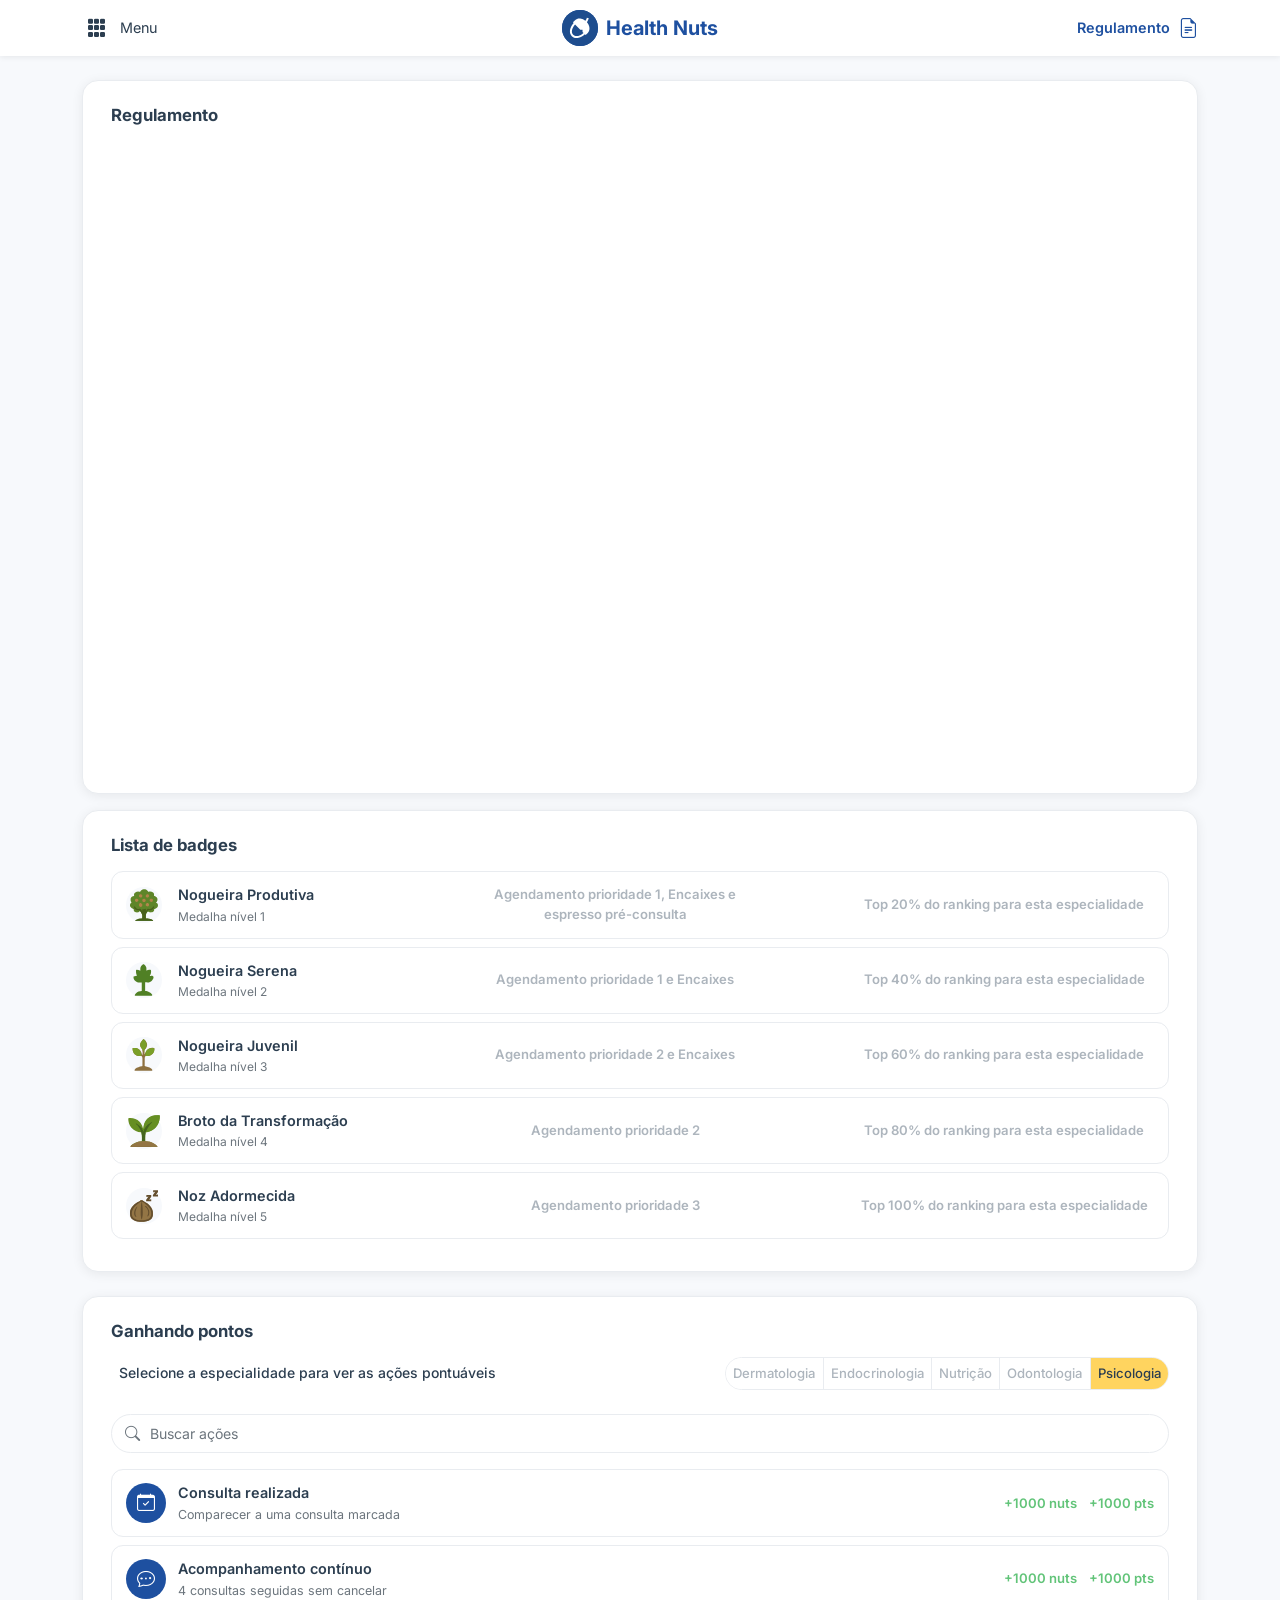
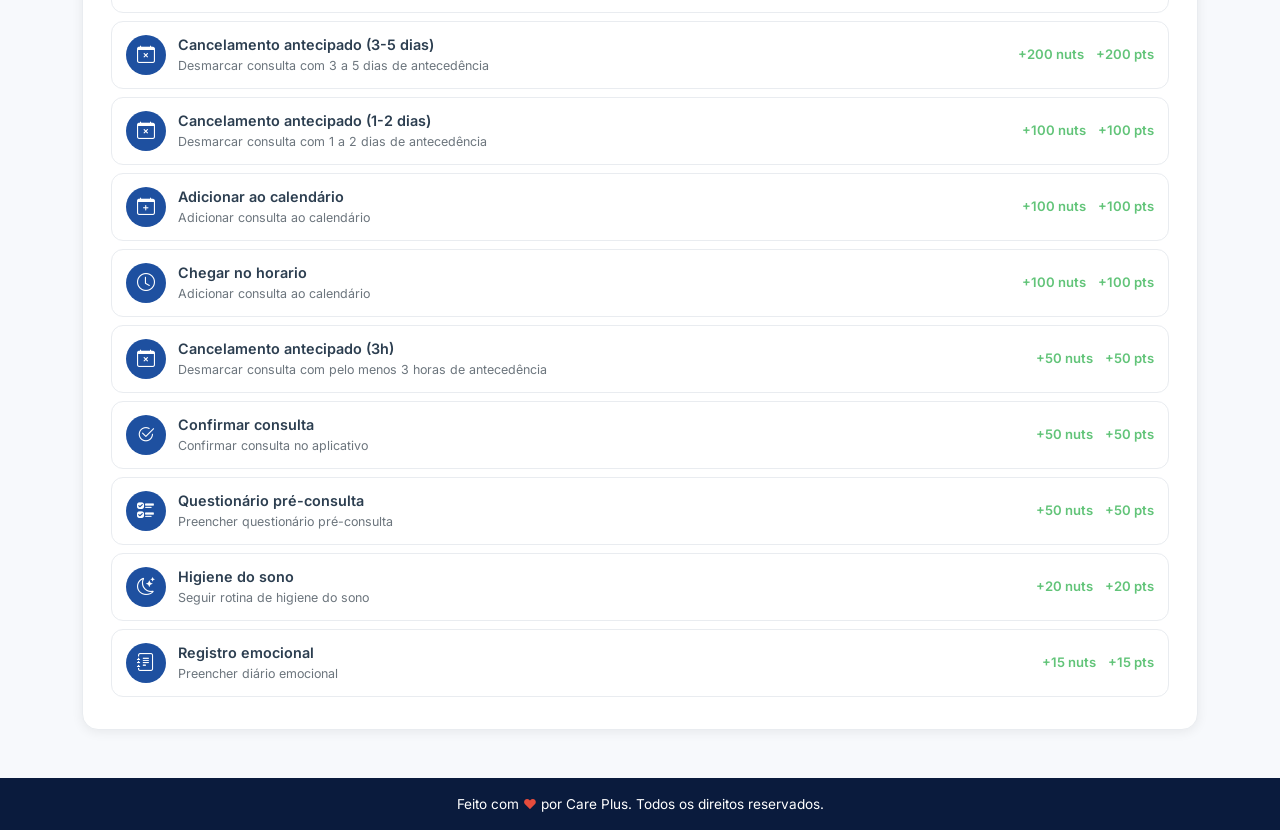
<file: pages/regulamento.html>
<!DOCTYPE html>
<html lang="pt-BR">
<head>
	<meta charset="UTF-8">
	<meta name="viewport" content="width=device-width, initial-scale=1.0">
	<title>Health Nuts — Regulamento</title>

	<!-- Google Fonts -->
	<link rel="preconnect" href="https://fonts.googleapis.com">
	<link rel="preconnect" href="https://fonts.gstatic.com" crossorigin>
	<link href="https://fonts.googleapis.com/css2?family=Inter:wght@400;500;600;700&display=swap" rel="stylesheet">

	<!-- Bootstrap CSS -->
	<link href="https://cdn.jsdelivr.net/npm/bootstrap@5.3.3/dist/css/bootstrap.min.css" rel="stylesheet">

	<!-- Bootstrap Icons -->
	<link href="https://cdn.jsdelivr.net/npm/bootstrap-icons@1.11.3/font/bootstrap-icons.min.css" rel="stylesheet">

	<!-- CSS -->
	<link rel="stylesheet" href="../css/style.css">
	<link rel="stylesheet" href="../css/responsive.css">
</head>
<body>

	<div id="header-placeholder"></div>

	<main class="py-4">
		<div class="container">

			<!-- Pdf viewer do regulamento -->
			<div class="dashboard-card mb-3">
				<h2 class="dashboard-card__title mb-2">Regulamento</h2>
				<iframe 
					class="pdf-viewer"
					src="../assets/pdf/Regulamento Health Nuts.pdf">
				</iframe>
			</div>

			<!-- Lista dos badges -->
			<section class="dashboard-card mb-4" aria-label="Ranking dos badges">
				<h2 class="dashboard-card__title mb-3">Lista de badges</h2>
				<div class="badge__item justify-content-between align-items-center flex-lg-row d-flex flex-column">
					<div class="badge__summary d-flex gap-3 justify-content-between align-items-center">
						<span class="badge__avatar" ><img src="../assets/svg/badges/Produtiva.svg" alt="Avatar" width="42" height="42"></span>
						<div class="badge__info">
							<span class="badge__name">Nogueira Produtiva</span>
							<span class="badge__level">Medalha nível 1</span>
						</div>
					</div>
					<span class="badge__gain">Agendamento prioridade 1, Encaixes e espresso pré-consulta</span>
					<span class="badge__gain">Top 20% do ranking para esta especialidade</span>
				</div>
				<div class="badge__item justify-content-between align-items-center flex-lg-row d-flex flex-column">
					<div class="badge__summary d-flex gap-3 justify-content-between align-items-center">
						<span class="badge__avatar" ><img src="../assets/svg/badges/Serena.svg" alt="Avatar" width="42" height="42"></span>
						<div class="badge__info">
							<span class="badge__name">Nogueira Serena</span>
							<span class="badge__level">Medalha nível 2</span>
						</div>
					</div>
					<span class="badge__gain">Agendamento prioridade 1 e Encaixes</span>
					<span class="badge__gain">Top 40% do ranking para esta especialidade</span>
				</div>
				<div class="badge__item justify-content-between align-items-center flex-lg-row d-flex flex-column">
					<div class="badge__summary d-flex gap-3 justify-content-between align-items-center">
						<span class="badge__avatar" ><img src="../assets/svg/badges/Juvenil.svg" alt="Avatar" width="42" height="42"></span>
						<div class="badge__info">
							<span class="badge__name">Nogueira Juvenil</span>
							<span class="badge__level">Medalha nível 3</span>
						</div>
					</div>
					<span class="badge__gain">Agendamento prioridade 2 e Encaixes</span>
					<span class="badge__gain">Top 60% do ranking para esta especialidade</span>
				</div>
				<div class="badge__item justify-content-between align-items-center flex-lg-row d-flex flex-column">
					<div class="badge__summary d-flex gap-3 justify-content-between align-items-center">
						<span class="badge__avatar" ><img src="../assets/svg/badges/Energia.svg" alt="Avatar" width="42" height="42"></span>
						<div class="badge__info">
							<span class="badge__name">Broto da Transformação</span>
							<span class="badge__level">Medalha nível 4</span>
						</div>
					</div>
					<span class="badge__gain">Agendamento prioridade 2</span>
					<span class="badge__gain">Top 80% do ranking para esta especialidade</span>
				</div>
				<div class="badge__item justify-content-between align-items-center flex-lg-row d-flex flex-column">
					<div class="badge__summary d-flex gap-3 justify-content-between align-items-center">
						<span class="badge__avatar" ><img src="../assets/svg/badges/Adormecida.svg" alt="Avatar" width="42" height="42"></span>
						<div class="badge__info">
							<span class="badge__name">Noz Adormecida</span>
							<span class="badge__level">Medalha nível 5</span>
						</div>
					</div>
					<span class="badge__gain">Agendamento prioridade 3</span>
					<span class="badge__gain">Top 100% do ranking para esta especialidade</span>
				</div>
			</section>

			<!-- Lista de ações de pontuáveis -->
			<section class="dashboard-card mb-4" aria-label="Ganhando pontos">
				<div class="d-flex justify-content-between align-items-center mb-3">
					<h2 class="dashboard-card__title">Ganhando pontos</h2>
				</div>
				<div class="mb-3 d-flex flex-column flex-lg-row justify-content-between" id="vertical-responsive">
					<h6 class = "p-2 small" >Selecione a especialidade para ver as ações pontuáveis</h6>
					<div id="specialties-filters"></div>
				</div>
				<div class="ranking-search flex-grow-1 mb-3">
					<i class="bi bi-search ranking-search__icon"></i>
					<input type="text" class="ranking-search__input" id="actions-search-input" placeholder="Buscar ações" aria-label="Buscar ações">
				</div>
				<div id="actions-list"></div>
			</section>

		</div>
	</main>

	<div id="footer-placeholder"></div>

	<!-- Bootstrap JS -->
	<script src="https://cdn.jsdelivr.net/npm/bootstrap@5.3.3/dist/js/bootstrap.bundle.min.js"></script>

	<!-- Mocks -->
	<script src="../mocks/data/mock-data.js"></script>
	<script src="../mocks/behaviors/mock-behaviors.js"></script>

	<!-- JavaScript -->
	<script src="../js/components.js"></script>
	<script src="../js/regulamento.js"></script>
	<script src="../js/functions.js"></script>

</body>
</html>
</file>
<file: css/style.css>
/* ===== CSS Variables (Paleta Health Nuts) ===== */
:root {
  --color-primary: #1E50A0;
  --color-primary-dark: #163B75;
  --color-accent: #FFD45F;
  --color-accent-hover: #FFC932;
  --color-success: #62C479;
  --color-success-dark: #4CAF50;
  --color-bg: #F7F9FC;
  --color-card: #FFFFFF;
  --color-text: #2C3E50;
  --color-text-secondary: #6C757D;
  --color-footer-bg: #0A1B3D;
  --color-white: #FFFFFF;
  --color-border: #E9ECF0;
  --radius-card: 1rem;
  --radius-btn: 2rem;
  --radius-stat: 0.75rem;
  --shadow-card: 0 2px 12px rgba(0, 0, 0, 0.07);
  --shadow-btn: 0 2px 6px rgba(0, 0, 0, 0.10);
  --transition-base: 0.3s ease;
}

/* ===== Reset & Base ===== */
*,
*::before,
*::after {
  box-sizing: border-box;
}

body {
  font-family: 'Inter', system-ui, -apple-system, sans-serif;
  background-color: var(--color-bg);
  color: var(--color-text);
  min-height: 100vh;
  display: flex;
  flex-direction: column;
}

main {
  flex: 1;
}

a {
  text-decoration: none;
  color: inherit;
}

/* ===== Header ===== */
.header {
  background-color: var(--color-white);
  box-shadow: 0 1px 6px rgba(0, 0, 0, 0.08);
  position: sticky;
  top: 0;
  z-index: 1030;
}

.header__logo-icon {
  width: 36px;
  height: 36px;
  background-color: var(--color-primary);
  border-radius: 50%;
  display: inline-flex;
  align-items: center;
  justify-content: center;
  color: var(--color-white);
  font-size: 1.1rem;
}

.header__brand {
  font-weight: 700;
  font-size: 1.25rem;
  color: var(--color-primary);
}

.header__nav-link {
  color: var(--color-text);
  font-size: 0.9rem;
  transition: color var(--transition-base);
}

.header__nav-link:hover {
  color: var(--color-primary);
}

/* ===== Dashboard Cards ===== */
.dashboard-card {
  background-color: var(--color-card);
  border-radius: var(--radius-card);
  box-shadow: var(--shadow-card);
  border: 1px solid var(--color-border);
  padding: 1.25rem 1.5rem;
  transition: box-shadow var(--transition-base);
}

.dashboard-card:hover {
  box-shadow: 0 4px 18px rgba(0, 0, 0, 0.10);
}

.dashboard-card__title {
  font-size: 1.05rem;
  font-weight: 700;
  color: var(--color-text);
  margin: 0;
}

.app-time {
  color: var(--color-primary);
}

/* ===== Botões Personalizados ===== */
.btn-accent {
  background-color: var(--color-accent);
  color: var(--color-text);
  border: none;
  border-radius: var(--radius-btn);
  font-weight: 600;
  font-size: 0.82rem;
  padding: 0.4rem 1rem;
  box-shadow: var(--shadow-btn);
  transition: all var(--transition-base);
  display: inline-flex;
  align-items: center;
  gap: 0.35rem;
}

.btn-accent:hover {
  background-color: var(--color-accent-hover);
  color: var(--color-text);
  transform: translateY(-1px);
  box-shadow: 0 4px 10px rgba(0, 0, 0, 0.13);
}

.btn-accent:active {
  transform: translateY(0);
}

.btn-primary-custom {
  background-color: var(--color-primary);
  color: var(--color-white);
  border: none;
  border-radius: var(--radius-btn);
  font-weight: 600;
  font-size: 0.88rem;
  padding: 0.5rem 1.2rem;
  box-shadow: var(--shadow-btn);
  transition: all var(--transition-base);
  display: inline-flex;
  align-items: center;
  gap: 0.4rem;
}

.btn-primary-custom:hover {
  background-color: var(--color-primary-dark);
  color: var(--color-white);
  transform: translateY(-1px);
  box-shadow: 0 4px 10px rgba(0, 0, 0, 0.18);
}

.btn-primary-custom:active {
  transform: translateY(0);
}

/* ===== Stat Boxes (Nuts, Consultas, Ranking) ===== */
.stat-box {
  background-color: var(--color-accent);
  border-radius: var(--radius-stat);
  padding: 0.75rem 1rem;
  display: flex;
  flex-direction: column;
  gap: 0.15rem;
  transition: transform var(--transition-base);
  width: 100%;
  height: 100%;
}

.stat-box:hover {
  transform: scale(1.02);
}

.stat-box__label {
  font-size: 0.72rem;
  font-weight: 500;
  color: var(--color-text);
  opacity: 0.7;
}

.stat-box__value {
  font-size: 1.3rem;
  font-weight: 700;
  color: var(--color-text);
  display: flex;
  align-items: center;
  justify-content: center;
  text-align: center;
  height: 100%;
}

.stat-box__icon {
  font-size: 1.2rem;
  opacity: 0.7;
}

/* ===== Priority Message ===== */
.priority-msg {
  font-size: 0.82rem;
  color: var(--color-text-secondary);
}

.priority-msg__dot {
  display: inline-block;
  width: 10px;
  height: 10px;
  border-radius: 50%;
  background-color: var(--color-success);
  margin-right: 0.4rem;
  vertical-align: middle;
}

/* ===== Badge de Pontos ===== */
.badge-pts {
  background-color: var(--color-success);
  color: var(--color-white);
  font-weight: 700;
  font-size: 0.78rem;
  border-radius: var(--radius-btn);
  padding: 0.3rem 0.8rem;
}

.badge-pts--yellow {
  background-color: var(--color-accent);
  color: var(--color-text);
}

/* ===== Ranking List ===== */
.ranking-item {
  display: flex;
  align-items: center;
  padding: 0.55rem 0;
  border-bottom: 1px solid var(--color-border);
}

.ranking-item:last-child {
  border-bottom: none;
}

.ranking-item__icon {
  width: 36px;
  height: 36px;
  border-radius: 50%;
  background-color: var(--color-bg);
  display: flex;
  align-items: center;
  justify-content: center;
  font-size: 1.1rem;
  flex-shrink: 0;
}

.ranking-item__info {
  flex: 1;
  margin-left: 0.75rem;
}

.ranking-item__name {
  font-weight: 600;
  font-size: 0.9rem;
  color: var(--color-text);
}

.ranking-item__pts {
  font-size: 0.75rem;
  color: var(--color-text-secondary);
}

.ranking-item__rank {
  background-color: var(--color-accent);
  color: var(--color-text);
  font-weight: 700;
  font-size: 0.75rem;
  border-radius: 50%;
  width: 38px;
  height: 38px;
  display: flex;
  align-items: center;
  justify-content: center;
  flex-shrink: 0;
}



/* ===== Badges Section ===== */
.badges-categories {
  display: flex;
  flex-wrap: wrap;
  gap: 0.5rem;
  margin-bottom: 0.75rem;
}

.badges-categories__tag {
  font-size: 0.72rem;
  color: var(--color-text-secondary);
  background: var(--color-bg);
  padding: 0.2rem 0.6rem;
  border-radius: 0.5rem;
}

.badges-icons {
  display: flex;
  gap: 1.5rem;
  align-items: flex-end;
}

.badges-icons__tree {
  font-size: 2.2rem;
  color: var(--color-success-dark);
  opacity: 0.85;
}

/* ===== Mission / Streak Cards ===== */
.mission-card,
.streak-card {
  display: flex;
  align-items: center;
  justify-content: space-between;
}

.mission-card__text,
.streak-card__text {
  flex: 1;
}

.mission-card__label,
.streak-card__sub {
  font-size: 0.75rem;
  color: var(--color-text-secondary);
}

.mission-card__desc,
.streak-card__title {
  font-weight: 700;
  font-size: 0.95rem;
  color: var(--color-text);
}

/* ===== Shared: Icon Circle (usado em streak, notificações, etc.) ===== */
.icon-circle {
  width: 40px;
  height: 40px;
  border-radius: 50%;
  display: flex;
  align-items: center;
  justify-content: center;
  font-size: 1.1rem;
  flex-shrink: 0;
}

.icon-circle--accent {
  background-color: var(--color-accent);
  color: var(--color-text);
}

.icon-circle--primary {
  background-color: var(--color-primary);
  color: var(--color-white);
}

/* ===== Footer ===== */
.footer {
  background-color: var(--color-footer-bg);
  color: var(--color-white);
  font-size: 0.85rem;
  padding: 1rem 0;
  text-align: center;
}

.footer__heart {
  color: #E74C3C;
}

/* ===== Header: active nav ===== */
.header__nav-link.active {
  color: var(--color-primary);
  font-weight: 600;
}

/* ===== Notification Inbox ===== */
.notification-inbox__mark-read {
  transition: color var(--transition-base);
}

.notification-inbox__mark-read:hover {
  color: var(--color-primary);
}

/* ===== Notification Groups ===== */
.notification-group {
  margin-bottom: 0.5rem;
}

.notification-group__title {
  font-size: 0.78rem;
  font-weight: 600;
  color: var(--color-text-secondary);
  text-transform: uppercase;
  letter-spacing: 0.03em;
  margin: 1rem 0 0.5rem;
}

/* ===== Notification Item ===== */
.notification-item {
  display: flex;
  align-items: center;
  gap: 0.85rem;
  padding: 0.85rem 0.75rem;
  border-radius: var(--radius-stat);
  border: 1px solid var(--color-border);
  margin-bottom: 0.5rem;
  background: var(--color-card);
  transition: box-shadow var(--transition-base), border-color var(--transition-base);
}

.notification-item:hover {
  box-shadow: 0 2px 10px rgba(0, 0, 0, 0.06);
  border-color: var(--color-primary);
}

.notification-item--unread {
  border-left: 3px solid var(--color-primary);
}

.notification-item__body {
  flex: 1;
  min-width: 0;
  display: flex;
  flex-direction: column;
  gap: 0.15rem;
}

.notification-item__title {
  font-weight: 600;
  font-size: 0.88rem;
  color: var(--color-text);
}

.notification-item__subtitle {
  font-size: 0.78rem;
  color: var(--color-text-secondary);
  white-space: nowrap;
  overflow: hidden;
  text-overflow: ellipsis;
}

.notification-item__actions {
  display: flex;
  align-items: center;
  gap: 0.5rem;
  flex-shrink: 0;
}

.notification-item__cta {
  font-size: 0.78rem;
  padding: 0.3rem 0.75rem;
  white-space: nowrap;
}

/* ===== End-of-list placeholder ===== */
.notification-list__end {
  display: flex;
  flex-direction: column;
  align-items: center;
  gap: 0.4rem;
  padding: 1.5rem 0;
  margin-top: 0.75rem;
  border: 2px dashed var(--color-border);
  border-radius: var(--radius-stat);
  color: var(--color-text-secondary);
  font-size: 0.85rem;
}

.notification-list__end i {
  font-size: 1.4rem;
  opacity: 0.5;
}

/* ===== Loading spinner (feedback visual) ===== */
.spinner-border-sm {
  width: 1rem;
  height: 1rem;
  border-width: 0.15em;
}

/* ===== Sidebar Menu (Offcanvas) ===== */
#mainMenu {
  max-width: 280px;
}

#mainMenu .offcanvas-header {
  border-bottom: 1px solid var(--color-border);
}

#mainMenu .offcanvas-title {
  font-size: 1rem;
  font-weight: 700;
  color: var(--color-primary);
}

.sidebar-menu {
  display: flex;
  flex-direction: column;
  padding: 0.5rem 0;
}

.sidebar-menu__item {
  display: flex;
  align-items: center;
  gap: 0.75rem;
  padding: 0.85rem 1.5rem;
  font-size: 0.95rem;
  font-weight: 600;
  color: var(--color-text);
  text-decoration: none;
  transition: background-color var(--transition-base), color var(--transition-base);
}

.sidebar-menu__item:hover {
  background-color: var(--color-bg);
  color: var(--color-primary);
}

.sidebar-menu__item--active {
  color: var(--color-primary);
  background-color: var(--color-bg);
  border-left: 3px solid var(--color-primary);
  padding-left: calc(1.5rem - 3px);
}

.sidebar-menu__item i {
  font-size: 1.15rem;
  width: 1.25rem;
  text-align: center;
  flex-shrink: 0;
}

.sidebar-menu__divider {
  margin: 0.35rem 1.5rem;
  border-color: var(--color-border);
  opacity: 1;
}

/* ===== Rankings: Filtros ===== */
.ranking-filters__label {
  font-size: 0.88rem;
  font-weight: 600;
  color: var(--color-text);
  font-style: italic;
}

.ranking-filters {
  display: flex;
  flex-wrap: wrap;
  align-items: center;
  gap: 0.75rem;
  padding: 1rem 0;
}

.ranking-filters__pills {
  display: flex;
  gap: 0.4rem;
  overflow-x: auto;
  -webkit-overflow-scrolling: touch;
  scrollbar-width: none;
  min-width: 0;
}

.ranking-filters__pills::-webkit-scrollbar {
  display: none;
}

.ranking-filters__pill {
  background: var(--color-card);
  color: var(--color-text);
  border: 1px solid var(--color-border);
  border-radius: var(--radius-btn);
  font-size: 0.82rem;
  font-weight: 500;
  padding: 0.35rem 0.9rem;
  white-space: nowrap;
  cursor: pointer;
  transition: all var(--transition-base);
}

.ranking-filters__pill:hover {
  border-color: var(--color-primary);
  color: var(--color-primary);
}

.ranking-filters__pill--active {
  background-color: var(--color-primary);
  color: var(--color-white);
  border-color: var(--color-primary);
}

.ranking-filters__pill--active:hover {
  color: var(--color-white);
}

.scheduling-filters__toggle {
  display: inline-flex;
  border: 1px solid var(--color-border);
  border-radius: var(--radius-btn);
  overflow: hidden;
}

.scheduling-filters__toggle-btn {
  background: var(--color-card);
  color: var(--color-text);
  border: none;
  border-right: 1px solid var(--color-border); 
  font-size: 0.82rem;
  font-weight: 600;
  padding: 0.4rem 1rem;
  cursor: pointer;
  transition: all var(--transition-base);
}

.scheduling-filters__toggle-btn:last-child {
  border-right: none;
}

.scheduling-filters__toggle-btn:hover {
  color: var(--color-primary);
}

.scheduling-filters__toggle-btn--active {
  background-color: var(--color-primary);
  color: var(--color-white);
}

.scheduling-filters__toggle-btn--active:hover {
  color: var(--color-white);
}

.specialties-filters__toggle {
  display: inline-flex;
  border: 1px solid var(--color-border);
  border-radius: var(--radius-btn);
  overflow: hidden;
}

.specialties-filters__toggle-btn {
  background: var(--color-card);
  color: var(--bs-gray-500);
  border: none;
  border-radius: 0;
  font-size: 0.82rem;
  font-weight: 600;
  padding: 0.4rem 1rem;
  cursor: pointer;
  transition: all var(--transition-base);
}

.specialties-filters__toggle-btn:not(:last-child) {
  border-right: 1px solid var(--color-border);
}

.specialties-filters__toggle-btn:hover {
  color: var(--color-accent-hover);
  
}

.specialties-filters__toggle-btn--active {
  background-color: var(--color-accent);
  color: var(--color-text);
}

.specialties-filters__toggle-btn--active:hover {
  color: var(--color-white);
}


/* ===== Rankings: Podio Top 3 ===== */
.ranking-podium {
  display: flex;
  gap: 0.75rem;
  justify-content: center;
}

.ranking-podium__item {
  display: flex;
  flex-direction: column;
  align-items: center;
  gap: 0.35rem;
  padding: 1rem 1.25rem;
  border-radius: var(--radius-stat);
  min-width: 110px;
  flex: 1;
  text-align: center;
  font-weight: 700;
}

.ranking-podium__item--gold {
  background: linear-gradient(135deg, #D4A843, #E8C860);
  color: var(--color-white);
}

.ranking-podium__item--silver {
  background: linear-gradient(135deg, #9E9E9E, #BDBDBD);
  color: var(--color-white);
}

.ranking-podium__item--bronze {
  background: linear-gradient(135deg, #CD7F32, #D4944A);
  color: var(--color-white);
}

.ranking-podium__avatar {
  width: 42px;
  height: 42px;
  border-radius: 50%;
  background: rgba(255, 255, 255, 0.3);
  display: flex;
  align-items: center;
  justify-content: center;
  font-size: 1.3rem;
}

.ranking-podium__name {
  font-weight: 900;
  font-size: 1rem;
  color: var(--color-primary);
}

.ranking-podium__pts {
  font-size: 0.78rem;
  opacity: 0.9;
}

/* ===== Rankings: Busca ===== */
.ranking-search {
  position: relative;
}

.ranking-search__icon {
  position: absolute;
  left: 0.85rem;
  top: 50%;
  transform: translateY(-50%);
  color: var(--color-text-secondary);
  font-size: 0.95rem;
  pointer-events: none;
}

.ranking-search__input {
  width: 100%;
  border: 1px solid var(--color-border);
  border-radius: var(--radius-btn);
  padding: 0.5rem 1rem 0.5rem 2.4rem;
  font-size: 0.88rem;
  font-family: inherit;
  color: var(--color-text);
  background: var(--color-card);
  transition: border-color var(--transition-base);
}

.ranking-search__input::placeholder {
  color: var(--color-text-secondary);
}

.ranking-search__input:focus {
  outline: none;
  border-color: var(--color-primary);
  box-shadow: 0 0 0 2px rgba(30, 80, 160, 0.12);
}

/* ===== Rankings: Lista Geral ===== */
.ranking-general__item {
  display: flex;
  align-items: center;
  gap: 0.75rem;
  padding: 0.75rem 0.85rem;
  border: 1px solid var(--color-border);
  border-radius: var(--radius-stat);
  margin-bottom: 0.5rem;
  background: var(--color-card);
  transition: box-shadow var(--transition-base), border-color var(--transition-base);
}

.ranking-general__item:hover {
  box-shadow: 0 2px 10px rgba(52, 18, 18, 0.06);
  border-color: var(--color-primary);
}

.ranking-general__item--current {
  border-left: 3px solid var(--color-primary);
  background-color: rgba(30, 80, 160, 0.04);
}

.ranking-general__position {
  background-color: var(--color-accent);
  color: var(--color-text);
  font-weight: 700;
  font-size: 0.78rem;
  border-radius: 50%;
  width: 40px;
  height: 40px;
  display: flex;
  align-items: center;
  justify-content: center;
  flex-shrink: 0;
}

.ranking-general__avatar {
  width: 36px;
  height: 36px;
  border-radius: 50%;
  background-color: var(--color-bg);
  display: flex;
  align-items: center;
  justify-content: center;
  font-size: 1rem;
  color: var(--color-text-secondary);
  flex-shrink: 0;
}

.ranking-general__info {
  flex: 1 1 150px;
  display: flex;
  flex-direction: column;
  gap: 0.1rem;
}

.ranking-general__name {
  font-weight: 600;
  font-size: 0.9rem;
  color: var(--color-text);
}

.ranking-general__pts {
  font-size: 0.75rem;
  color: var(--color-text-secondary);
}

.ranking-general__gain {
  font-size: 0.82rem;
  font-weight: 600;
  color: var(--color-success);
  text-wrap: wrap;
}

/* ===== Rankings: Historico de Pontos ===== */
.points-history__item {
  display: flex;
  align-items: center;
  gap: 0.75rem;
  padding: 0.75rem 0;
  border-bottom: 1px solid var(--color-border);
}

.points-history__item:last-child {
  border-bottom: none;
}

.points-history__info {
  flex: 1;
  min-width: 0;
  display: flex;
  flex-direction: column;
  gap: 0.1rem;
}

.points-history__title {
  font-weight: 600;
  font-size: 0.9rem;
  color: var(--color-text);
}

.points-history__subtitle {
  font-size: 0.78rem;
  color: var(--color-text-secondary);
}

.points-history__meta {
  display: flex;
  align-items: center;
  gap: 0.75rem;
  flex-shrink: 0;
}

.points-history__nuts,
.points-history__pts {
  font-size: 0.82rem;
  font-weight: 600;
  color: var(--color-success);
  white-space: nowrap;
}

.points-history__expiry {
  font-size: 0.72rem;
  color: var(--color-text-secondary);
  white-space: nowrap;
  text-align: right;
  line-height: 1.3;
}

/* ===== Regulamento: Filtros ===== */
.specialties-filters__pills {
  display: flex;
  width: 100%;
  gap: 0;
  overflow-x: auto;
  -webkit-overflow-scrolling: touch;
  scrollbar-width: none;
  min-width: 0;
  border: 1px solid var(--color-border); 
  border-radius: var(--radius-btn);      
  overflow: hidden;     
}

.specialties-filters__pills::-webkit-scrollbar {
  display: none;
}

.specialties-filters__pill {
  flex: 1;
  background: var(--color-card);
  color: var(--bs-gray-500);
  border: none;
  border-right: 1px solid var(--color-border);
  font-size: 0.82rem;
  font-weight: 500;
  padding: 0.35rem 0.45rem;
  white-space: nowrap;
  cursor: pointer;
  transition: all var(--transition-base);
  border-radius: 0;
}

.specialties-filters__pill:last-child {
  border-right: none;
}

.specialties-filters__pill:hover {
  color: var(--color-accent-hover);
}

.specialties-filters__pill--active {
  background-color: var(--color-accent);
  color: var(--color-text);
  border-color: var(--color-accent);
}

.specialties-filters__pill--active:hover {
  color: var(--color-white);
}

.pdf-viewer {
  width: 100%;
  height: 70vh;
  border: none;
}

.actions__item {
  display: flex;
  align-items: center;
  gap: 0.75rem;
  padding: 0.75rem 0.85rem;
  border: 1px solid var(--color-border);
  border-radius: var(--radius-stat);
  margin-bottom: 0.5rem;
  background: var(--color-card);
  transition: box-shadow var(--transition-base), border-color var(--transition-base);

}

.actions__info {
  flex: 1;
  min-width: 120px;
  display: flex;
  flex-direction: column;
  gap: 0.1rem;
}

.actions__title {
  font-weight: 600;
  font-size: 0.9rem;
  color: var(--color-text);
}

.actions__subtitle {
  font-size: 0.78rem;
  color: var(--color-text-secondary);
}

.actions__meta {
  display: flex;
  align-items: center;
  gap: 0.75rem;
  flex-wrap: wrap;
  min-width: 0;
}

.actions__nuts,
.actions__pts {
  font-size: 0.82rem;
  font-weight: 600;
  color: var(--color-success);
  white-space: nowrap;
}

.actions__expiry {
  font-size: 0.72rem;
  color: var(--color-text-secondary);
  white-space: nowrap;
  text-align: right;
  line-height: 1.3;
}

.badge__item {
  display: flex;
  align-items: center;
  gap: 0.75rem;
  padding: 0.75rem 0.85rem;
  border: 1px solid var(--color-border);
  border-radius: var(--radius-stat);
  margin-bottom: 0.5rem;
  background: var(--color-card);
  transition: box-shadow var(--transition-base), border-color var(--transition-base);
}

.badge__item:hover {
  box-shadow: 0 2px 10px rgba(52, 18, 18, 0.06);
  border-color: var(--color-primary);
}

.badge__avatar {
  width: 36px;
  height: 36px;
  border-radius: 50%;
  background-color: var(--color-bg);
  display: flex;
  align-items: center;
  justify-content: center;
  font-size: 1rem;
  color: var(--color-text-secondary);
  flex-shrink: 0;
}

.badge__info {
  flex: 1;
  min-width: 0;
  display: flex;
  flex-direction: column;
  gap: 0.1rem;
}

.badge__name {
  font-weight: 600;
  font-size: 0.9rem;
  color: var(--color-text);
}

.badge__level {
  font-size: 0.75rem;
  color: var(--color-text-secondary);
}


.badge__gain {
  font-size: 0.82rem;
  font-weight: 600;
  color: var(--bs-gray-500);
  white-space: nowrap;
  flex-shrink: 0;
  white-space: normal;       /* permite quebra de linha */
  word-wrap: break-word;     /* quebra palavras longas */
  text-align: center;    
  width: 300px;    
}

.badge__summary {  
  width: 250px;    
}

/* ===== Agendamento: variantes (ativo amarelo, sem alterar Rankings) ===== */
.ranking-filters__pill--accent-active {
  background-color: var(--color-accent);
  color: var(--color-text);
  border-color: var(--color-accent);
}

.ranking-filters__pill--accent-active:hover {
  background-color: var(--color-accent-hover);
  color: var(--color-text);
  border-color: var(--color-accent-hover);
}

.scheduling-filters__toggle-btn--accent-active {
  background-color: var(--color-accent);
  color: var(--color-text);
}

.scheduling-filters__toggle-btn--accent-active:hover {
  background-color: var(--color-accent-hover);
  color: var(--color-text);
}
/* ===== Agendamento: página e formulário ===== */

.schedule-page__eyebrow {
  letter-spacing: 0.02em;
}

.schedule-field-label {
  font-size: 0.82rem;
  font-weight: 600;
  color: var(--color-text-secondary);
  margin-bottom: 0;
}

.schedule-summary-card .schedule-summary-label {
  font-size: 0.78rem;
  font-weight: 600;
  color: rgba(30, 80, 160, 0.72);
  margin-bottom: 0.35rem;
}

.schedule-summary-field {
  width: 100%;
  border: 1px solid rgba(30, 80, 160, 0.12);
  border-radius: var(--radius-stat);
  padding: 0.55rem 0.85rem;
  background-color: rgba(30, 80, 160, 0.06);
  font-size: 0.9rem;
  font-weight: 600;
  color: var(--color-primary-dark);
}

.schedule-summary-field__icon {
  color: var(--color-primary);
  opacity: 0.75;
  font-size: 1rem;
}

/* Data/horário: largura média como no Figma */
.schedule-summary-field--datetime {
  width: 100%;
}

@media (min-width: 400px) {
  .schedule-summary-field--datetime {
    width: auto;
    min-width: 11rem;
  }
}

.schedule-summary-footer {
  margin-top: 1.25rem;
  padding-top: 1.1rem;
  border-top: 1px solid var(--color-border);
}

.schedule-summary-footer__actions {
  margin-bottom: 0.85rem;
}

.schedule-summary-btn-outline {
  border: 1px solid var(--color-primary);
  color: var(--color-primary);
  background-color: var(--color-card);
  border-radius: var(--radius-btn);
  font-weight: 600;
  font-size: 0.88rem;
  padding: 0.5rem 1rem;
  display: inline-flex;
  align-items: center;
  justify-content: center;
  gap: 0.4rem;
  transition: background-color var(--transition-base), color var(--transition-base), border-color var(--transition-base);
}

.schedule-summary-btn-outline:hover {
  background-color: rgba(30, 80, 160, 0.08);
  color: var(--color-primary-dark);
  border-color: var(--color-primary-dark);
}

.schedule-summary-btn-confirm {
  min-width: 0;
  justify-content: center;
  padding-top: 0.55rem;
  padding-bottom: 0.55rem;
}

.schedule-summary-observation-input {
  border-color: rgba(30, 80, 160, 0.2);
  border-radius: var(--radius-stat);
  font-size: 0.88rem;
}

.schedule-summary-observation-input:focus {
  border-color: var(--color-primary);
  box-shadow: 0 0 0 2px rgba(30, 80, 160, 0.12);
}

.schedule-date-input {
  min-height: 2.5rem;
  color-scheme: light;
}

/* ===== Agendamento: lista de clínicas ===== */
.clinic-list {
  margin-bottom: 0;
}

.clinic-list__item {
  display: flex;
  align-items: flex-start;
  gap: 0.75rem;
  width: 100%;
  text-align: left;
  padding: 0.85rem 0.75rem;
  margin-bottom: 0.35rem;
  border: 1px solid var(--color-border);
  border-radius: var(--radius-stat);
  background: var(--color-card);
  cursor: pointer;
  transition: border-color var(--transition-base), box-shadow var(--transition-base);
  font-family: inherit;
  color: inherit;
}

.clinic-list__item:hover {
  border-color: var(--color-primary);
  box-shadow: 0 2px 8px rgba(30, 80, 160, 0.08);
}

.clinic-list__item--active {
  border-color: var(--color-primary);
  background-color: rgba(30, 80, 160, 0.04);
}

.clinic-list__icon {
  flex-shrink: 0;
  width: 2.25rem;
  height: 2.25rem;
  border-radius: 50%;
  background: var(--color-bg);
  display: flex;
  align-items: center;
  justify-content: center;
  color: var(--color-primary);
  font-size: 1.1rem;
}

.clinic-list__body {
  flex: 1;
  min-width: 0;
}

.clinic-list__title {
  display: block;
  font-weight: 600;
  font-size: 0.9rem;
  color: var(--color-text);
}

.clinic-list__detail {
  display: block;
  font-size: 0.78rem;
  color: var(--color-text-secondary);
  margin-top: 0.15rem;
}

/* ===== Agendamento: mapa embed ===== */
.schedule-map {
  border: 1px solid var(--color-border);
}

.schedule-map__iframe {
  width: 100%;
  height: 100%;
  border: 0;
  display: block;
}

.schedule-legal {
  line-height: 1.35;
}

.ranking-general__item--estimated {
  border: 2px dashed var(--color-accent);
  background-color: rgba(255, 212, 95, 0.15);
}

.specialties-filters__pill:disabled,
.specialties-filters__toggle-btn:disabled {
  opacity: 0.4;
  pointer-events: none;
}

.doctor-dropdown {
  position: absolute;
  width: 100%;
  background: #fff;
  border-radius: 8px;
  border: 1px solid #ddd;
  max-height: 200px;
  overflow-y: auto;
  z-index: 10;
}

.doctor-dropdown__item {
  padding: 10px;
  cursor: pointer;
}

.doctor-dropdown__item:hover {
  background: #f5f5f5;
}

.dropdown-arrow {
  position: absolute;
  right: 12px;
  top: 50%;
  transform: translateY(-50%);
  font-size: 14px;
  color: #999;
  pointer-events: none; /* não atrapalha o clique */
  transition: transform 0.2s ease;
}

.is-invalid {
  border: 2px solid #dc3545 !important;
  border-radius: 6px;
}

/* ===== Página Benefícios ===== */
.benefits-category-pills {
  max-width: 100%;
  overflow-x: auto;
  -webkit-overflow-scrolling: touch;
}

/* Pills de categoria na toolbar de benefícios: um pouco maiores que o padrão do ranking */
.benefits-category-pills .specialties-filters__pill {
  font-size: 0.88rem;
  font-weight: 600;
  padding: 0.5rem 0.75rem;
}

.benefits-rewards-toolbar__search {
  flex: 1 1 10rem;
  min-width: 0;
  max-width: none;
}

@media (min-width: 992px) {
  .benefits-rewards-toolbar .specialties-filters__pills {
    flex-shrink: 0;
  }
}

.benefits-wallet {
  display: flex;
  gap: 1rem;
  align-items: stretch;
  background: linear-gradient(135deg, var(--color-accent) 0%, var(--color-accent-hover) 100%);
  border-radius: var(--radius-card);
  padding: 1.25rem 1.35rem;
  box-shadow: var(--shadow-btn);
}

.benefits-wallet__icon-wrap {
  width: 48px;
  height: 48px;
  border-radius: 50%;
  background: rgba(255, 255, 255, 0.45);
  display: flex;
  align-items: center;
  justify-content: center;
  flex-shrink: 0;
}

.benefits-wallet__icon {
  font-size: 1.35rem;
  color: var(--color-text);
}

.benefits-wallet__body {
  flex: 1;
  min-width: 0;
  display: flex;
  flex-direction: column;
  justify-content: center;
  gap: 0.15rem;
}

.benefits-wallet__label {
  font-size: 0.75rem;
  font-weight: 600;
  color: var(--color-text);
  opacity: 0.75;
}

.benefits-wallet__balance {
  font-size: 1.65rem;
  font-weight: 700;
  color: var(--color-text);
  line-height: 1.2;
}

.benefits-wallet__weekly {
  align-self: flex-end;
  margin-top: 0.5rem;
  font-size: 0.8rem;
  font-weight: 600;
  color: var(--color-text);
  opacity: 0.85;
}

.benefits-earn__row {
  background-color: rgba(255, 212, 95, 0.28);
  border: 1px solid rgba(255, 201, 50, 0.5);
  border-radius: var(--radius-stat);
  transition: box-shadow var(--transition-base), border-color var(--transition-base);
}

.benefits-earn__row:hover {
  box-shadow: 0 2px 10px rgba(0, 0, 0, 0.06);
  border-color: var(--color-accent-hover);
}

.benefits-earn__title {
  font-weight: 600;
  font-size: 0.9rem;
  color: var(--color-text);
}

.benefits-earn__link {
  color: var(--color-primary);
  font-weight: 600;
  transition: color var(--transition-base);
}

.benefits-earn__link:hover {
  color: var(--color-primary-dark);
  text-decoration: underline;
}

.benefit-reward-card {
  border: 1px solid var(--color-border);
  border-radius: var(--radius-stat);
  padding: 1rem 1.1rem;
  background: var(--color-card);
  transition: box-shadow var(--transition-base), border-color var(--transition-base);
}

.benefit-reward-card:hover {
  box-shadow: 0 2px 12px rgba(0, 0, 0, 0.08);
  border-color: var(--color-primary);
}

.benefit-reward-card__title {
  font-size: 0.95rem;
  font-weight: 700;
  color: var(--color-primary);
  margin: 0;
}

.benefit-reward-card__desc {
  color: var(--color-text-secondary);
}

.benefit-reward-card__tag-cat {
  background-color: var(--color-bg);
  color: var(--color-text-secondary);
  font-weight: 600;
  font-size: 0.72rem;
  border: 1px solid var(--color-border);
}

.benefit-reward-card__cta {
  white-space: nowrap;
}

.benefit-reward-card__foot {
  border-top: 1px solid var(--color-border);
}

.redemption-history__row {
  border-bottom: 1px solid var(--color-border);
}

.redemption-history__row:last-of-type {
  border-bottom: none;
}

.redemption-history__title {
  color: var(--color-text);
  font-size: 0.9rem;
}

.redemption-history__nuts {
  font-size: 0.88rem;
}

:root {
  --calendar-sidebar-width: 210px;
  --calendar-header-height: 88px;
  --calendar-slot-height: 22px;
}

.calendar-select {
  border-radius: var(--radius-btn);
  border-color: var(--color-border);
  min-height: 46px;
  font-size: 0.9rem;
}

.calendar-select:focus {
  border-color: var(--color-primary);
  box-shadow: 0 0 0 2px rgba(30,80,160,.12);
}

.calendar-appointments-row {
  display: grid;
  gap: 1rem;
  overflow-x: auto;
  padding-bottom: .5rem;
  grid-template-columns:
    repeat(
      auto-fit,
      minmax(280px, 1fr)
    );
}

.calendar-mini-card {
  min-width: 0px;
  background: var(--color-card);
  border: 1px solid var(--color-border);
  border-radius: var(--radius-stat);
  padding: .75rem .9rem;
  transition: all .2s ease;
  display: flex;
  flex-direction: column;
  gap: .35rem;
  width: 100%;
  margin-top: 2px;
  overflow: hidden;
  will-change: transform;
}

.calendar-mini-card:hover {
  transform: translateY(-2px);
  border-color: var(--color-primary);
}

.calendar-mini-card__specialty {
  font-weight: 700;
  color: var(--color-primary);
  font-size: .88rem;
  line-height: 1.2;
}

.calendar-mini-card__doctor {
  font-size: .82rem;
  color: var(--color-text-secondary);
  line-height: 1.2;
}

.calendar-mini-card__meta {
  display: flex;
  align-items: center;
  gap: .4rem;
  color: var(--color-text-secondary);
  font-size: .78rem;
  line-height: 1.2;
}

.calendar-board-wrapper {
  display: flex;
  flex-direction: column;
  overflow: hidden;
  position: relative;
}

.calendar-sidebar {
  width: var(--calendar-sidebar-width);
  min-width: var(--calendar-sidebar-width);
  position: sticky;
  left: 0;
  z-index: 120;
  background: white;
  border-right: 1px solid var(--color-border);
}

.calendar-sidebar__header {
  height: var(--calendar-header-height);
  padding: 1rem;
  border-bottom: 1px solid var(--color-border);
  display: flex;
  flex-direction: column;
  justify-content: center;
  background: white;
  position: sticky;
  top: 0;
  z-index: 50;
}

.calendar-periods {
  display: grid;
  grid-template-columns: 1fr 64px;
  min-height: 100%;
}

.calendar-period-btn {
  border: none;
  border-radius: 10px;
  background: var(--color-accent);
  padding: .35rem .5rem;
  font-weight: 600;
  transition: all .2s ease;
  font-size: .75rem;
  width: 78px;
  margin: 0 auto;
  position: sticky;
  z-index: 10;
}


.calendar-period-btn:hover {
  background: var(--color-accent-hover);
}

.calendar-periods-buttons {
  position: relative;
  border-right: 1px solid var(--color-border);
}

.calendar-time-column {
  position: relative;
}

.calendar-grid {
  min-width: max-content;
}

.calendar-days-row {
  display: flex;
  width: max-content;
  background: white;
}

.calendar-day-header {
  width: 140px;
  min-width: 140px;
  height: var(--calendar-header-height);
  padding: .75rem .5rem;
  display: flex;
  flex-direction: column;
  justify-content: center;
  align-items: center;
  text-align: center;
  border-right: 1px solid var(--color-border);
}

.calendar-day-header__weekday {
  text-transform: capitalize;
  font-size: .82rem;
  color: var(--color-text-secondary);
}

.calendar-day-header__date {
  font-weight: 700;
  color: var(--color-primary);
}

.calendar-columns {
  display: flex;
}

.calendar-day-column {
  width: 140px;
  min-width: 140px;
  border-right: 1px solid var(--color-border);
}

.calendar-time-slot {
  display: flex;
  align-items: center;
  justify-content: center;
  border-bottom: 1px solid var(--color-border);
  font-size: .8rem;
  color: var(--color-text-secondary);
}

.calendar-slot {
  position: relative;
  height: 44px;
  border-bottom: 1px solid var(--color-border);
  cursor: pointer;
  transition: background .15s ease;
}

.calendar-slot:hover {
  background: rgba(30,80,160,.05);
}

.calendar-slot--available {
  background: rgba(98,196,121,.12);
}

.calendar-slot--occupied {
  background: rgba(220,53,69,.12);
}

.calendar-slot--user {
  background: rgba(30,80,160,.16);
}

.calendar-slot--blocked {
  background: rgba(255, 212, 95, .25);
}

.calendar-slot--blocked
.calendar-slot__dot {
  background:#FFD45F;
}

.calendar-slot__dot {
  width: 10px;
  height: 10px;
  border-radius: 50%;
  position: absolute;
  top: 50%;
  left: 50%;
  transform: translate(-50%, -50%);
}

.calendar-slot--available .calendar-slot__dot {
  background: var(--color-success);
}

.calendar-slot--occupied .calendar-slot__dot {
  background: #dc3545;
}

.calendar-slot--user .calendar-slot__dot {
  background: var(--color-primary);
}

.calendar-empty-state {
  color: var(--color-text-secondary);
  font-size: .9rem;
}

.calendar-top-row {
  display: flex;
  position: sticky;
  top: 0;
  z-index: 200;
  background: white;
  border-bottom: 1px solid var(--color-border);
}

.calendar-top-row__sidebar {
  width: var(--calendar-sidebar-width);
  min-width: var(--calendar-sidebar-width);
  background: white;
  border-right: 1px solid var(--color-border);
  z-index: 220;
}

.calendar-scroll-body {
  display: flex;
  overflow: auto;
  flex: 1;
  position: relative;
}

.calendar-days-row-wrapper {
  overflow: hidden;
  flex: 1;
}

.calendar-period-btn--inactive {
  opacity: .35;
  background: var(--color-border);
}

.calendar-columns::after,
.calendar-time-column::after {
  content: '';
  display: block;
  width: 0;
  height: 24px;
}

.calendar-columns::after {
  flex-shrink: 0;
}

.calendar-grid-scroll {
  padding-bottom: 12px;
}

.calendar-slot--highlight {
  animation: pulseSlot 1s ease infinite;
  outline: 3px solid var(--color-accent);
  z-index: 5;
}

@keyframes pulseSlot {
  0% {transform: scale(1);}
  50% {transform: scale(1.08);}
  100% {transform: scale(1);}
}

.calendar-slot--available.drag-over {
  outline: 2px dashed var(--color-primary);
  background: rgba(30,80,160,.12);
}

.calendar-mini-card[draggable="true"],
.calendar-slot[draggable="true"] {
  cursor: grab;
}

.calendar-mini-card:active,
.calendar-slot:active {
  cursor: grabbing;
}

#calendar-doctor-picker {
  position: fixed;
  z-index: 9999;
  background: white;
  border-radius: 16px;
  box-shadow: 0 10px 30px rgba(0,0,0,.12);
  padding: 8px;
  min-width: 240px;
  display: none;
}

.calendar-doctor-picker__item {
  padding: 12px;
  border-radius: 12px;
  cursor: pointer;
  transition: .2s;
}

.calendar-doctor-picker__item:hover {
  background: rgba(0,0,0,.05);
}

.calendar-doctor-picker__clinic {
  font-size: 12px;
  opacity: .7;
  margin-top: 4px;
}

.calendar-mini-card--active {
  background: var(--color-accent);
  color: var(--color-text);
  border-color: var(--color-accent);
}

.calendar-mini-card__meta {
  color: var(--color-text);
}

.calendar-reschedule-modal {
  position: fixed;
  inset: 0;
  background: rgba(0,0,0,.45);
  display: none;
  align-items: center;
  justify-content: center;
  z-index: 99999;
}

.calendar-reschedule-modal--open {
  display: flex;
}

.calendar-reschedule-modal__content {
  background: white;
  width: 520px;
  max-width: calc(100vw - 32px);
  border-radius: 24px;
  padding: 24px;
}

.calendar-reschedule-modal__title {
  font-size: 20px;
  font-weight: 700;
  margin-bottom: 24px;
}

.calendar-reschedule-modal__card {
  border: 1px solid #E5E7EB;
  border-radius: 16px;
  padding: 16px;
  margin-bottom: 16px;
}

.calendar-reschedule-modal__label {
  font-size: 12px;
  opacity: .6;
  margin-bottom: 8px;
}

.calendar-reschedule-modal__actions {
  display: flex;
  justify-content: flex-end;
  gap: 12px;
  margin-top: 24px;
}

.calendar-slots-legend {
  display: flex;
  flex-direction: column;
  gap: 8px;
}

.calendar-slots-legend__item {
  display: flex;
  align-items: center;
  gap: 8px;
  font-size: 12px;
  color: var(--color-text-secondary);
}

.calendar-slots-legend__dot {
  width: 10px;
  height: 10px;
  border-radius: 999px;
  flex-shrink: 0;
}

.calendar-slots-legend__dot--available {
  background: #62C479;
}

.calendar-slots-legend__dot--occupied {
  background: #dc3545;
}

.calendar-slots-legend__dot--user {
  background: var(--color-primary);
}

.calendar-slots-legend__dot--blocked {
  background:#FFD45F;
}

.calendar-trash-zone {
  margin-top: 16px;
  border: 2px dashed #DC3545;
  border-radius: 16px;
  height: 30px;
  display: flex;
  align-items: center;
  justify-content: center;
  gap: 12px;
  color: #DC3545;
  background:rgba(220,53,69,.04);
  transition: .2s;
  opacity: .35;
  pointer-events: none;
}

.calendar-trash-zone--visible {
  opacity: 1;
  pointer-events: all;
}

.calendar-trash-zone--drag-over {
  background:rgba(220,53,69,.12);
  transform: scale(1.02);
}

.calendar-trash-zone i {
  font-size: 20px;
}

@media (max-width: 991px) {

  .calendar-day-column,
  .calendar-day-header {
    width: 110px;
    min-width: 110px;
  }

}
</file>
<file: css/responsive.css>
/* ===== Mobile-first responsive adjustments ===== */

/* Extra-small (< 576px) — base styles */
.dashboard-card {
  padding: 1rem 1.1rem;
}

.stat-box__value {
  font-size: 1.1rem;
}

.dashboard-card__title {
  font-size: 0.95rem;
}

.header__brand {
  font-size: 1.05rem;
}

/* Notifications: stack item actions on small screens */
.notification-item {
  flex-wrap: wrap;
}

.notification-item__subtitle {
  white-space: normal;
}

.notification-item__actions {
  width: 100%;
  justify-content: flex-end;
  margin-top: 0.35rem;
}

/* Small devices (>= 576px) */
@media (min-width: 576px) {
  .dashboard-card {
    padding: 1.15rem 1.35rem;
  }

  .stat-box__value {
    font-size: 1.2rem;
  }

  .dashboard-card__title {
    font-size: 1rem;
  }

  .notification-item {
    flex-wrap: nowrap;
  }

  .notification-item__actions {
    width: auto;
    margin-top: 0;
  }
}

/* Medium devices (>= 768px) */
@media (min-width: 768px) {
  .dashboard-card {
    padding: 1.25rem 1.5rem;
  }

  .stat-box__value {
    font-size: 1.3rem;
  }

  .dashboard-card__title {
    font-size: 1.05rem;
  }

  .header__brand {
    font-size: 1.25rem;
  }
}

/* Large devices (>= 992px) — two-column layout kicks in */
@media (min-width: 992px) {
  .stat-box__value {
    font-size: 1.25rem;
  }

  .stat-box__label {
    font-size: 0.7rem;
  }
}

/* Extra-large devices (>= 1200px) */
@media (min-width: 1200px) {
  .dashboard-card {
    padding: 1.5rem 1.75rem;
  }

  .stat-box__value {
    font-size: 1.35rem;
  }
}

/* Rankings: mobile base */
.ranking-podium {
  flex-direction: column;
}

.ranking-podium__item {
  min-width: auto;
}

.ranking-filters {
  flex-direction: column;
  align-items: stretch;
  gap: 0.5rem;
}

.ranking-filters__pills {
  flex-wrap: wrap;
}


.points-history__item {
  flex-wrap: wrap;
}

.points-history__meta {
  width: 100%;
  justify-content: flex-end;
  margin-top: 0.25rem;
  gap: 0.6rem;
}

.ranking-general__gain {
  font-size: 0.75rem;
}

.ranking-general__item {
  flex-wrap: wrap;
}

#schedule-reminder {
  display: flex;
  width: 100%;
}

#schedule-reminder .scheduling-filters__toggle-btn {
  flex: 1;
}

/* Small devices (>= 576px) — Rankings */
@media (min-width: 576px) {
  .ranking-podium {
    flex-direction: row;
  }

  .ranking-filters__pills {
    flex-wrap: nowrap;
  }

  .points-history__item {
    flex-wrap: nowrap;
  }

  .points-history__meta {
    width: auto;
    margin-top: 0;
  }

  .ranking-general__gain {
    font-size: 0.82rem;
  }


}

/* Large devices (>= 992px) — Rankings filters inline */
@media (min-width: 992px) {
  .ranking-filters {
    flex-direction: row;
    align-items: center;
  }
}


/* XXL devices (>= 1400px) */
@media (min-width: 1400px) {
  .dashboard-card {
    padding: 1.5rem 2rem;
  }
}

/* Agendamento: período em telas estreitas */
@media (max-width: 360px) {
  #schedule-period.scheduling-filters__toggle {
    flex-direction: column;
  }

  #schedule-period .scheduling-filters__toggle-btn {
    width: 100%;
  }
}

/* Filtro de especialidades empilhando quando ele fica maior que a largura da tela */
@media (max-width: 510px) {
  .specialties-filters__pills {
    display: flex;
    flex-direction: column;
    width: 100%;
  }

  .specialties-filters__pill {
    width: 100%;
    border-right: none; 
    border-bottom: 1px solid var(--color-border);
    text-align: center; 
  }

  .specialties-filters__pill:last-child {
    border-bottom: none;
  }
}
</file>
<file: css/login.css>
:root {
      --teal-bg: #92e1d7;
      --blue-dark: #1e3a6e;
      --blue-btn: #2d5bb5;
      --yellow: #f5a623;
      --yellow-light: #fdf3dc;
      --yellow-border: #f0c060;
      --white: #ffffff;
      --text-dark: #1a3a6e;
      --text-muted: #6b8cba;
      --input-border: #d0dff0;
    }

    * { box-sizing: border-box; margin: 0; padding: 0; }

    body {
      font-family: 'Nunito', sans-serif;
      background-color: var(--teal-bg);
      min-height: 100vh;
      display: flex;
      flex-direction: column;
    }

    /* ── HEADER (mesmo padrão visual do app: ícone SVG + nome) ── */
    .site-header {
      background: var(--white);
      border-bottom: 1px solid #e5edf5;
      padding: 0.65rem 1.25rem;
      display: flex;
      align-items: center;
      justify-content: center;
    }
    .site-header__brand {
      display: inline-flex;
      align-items: center;
      justify-content: center;
      gap: 0.55rem;
      text-decoration: none;
      color: inherit;
    }
    .site-header__mark {
      display: block;
      width: 36px;
      height: 36px;
      flex-shrink: 0;
    }
    .site-header__name {
      font-size: 1.18rem;
      font-weight: 800;
      color: var(--blue-dark);
      letter-spacing: -0.02em;
      line-height: 1;
    }

    /* ── MAIN ── */
    .login-main {
      flex: 1;
      display: flex;
      align-items: center;
      justify-content: center;
      padding: 2.5rem 1.5rem;
    }

    .login-container {
      display: flex;
      align-items: center;
      justify-content: center;
      gap: clamp(1.75rem, 5vw, 4rem);
      width: 100%;
      max-width: 960px;
      flex-wrap: wrap;
    }

    /* ── CARD ── */
    .login-card {
      background: var(--white);
      border-radius: 20px;
      padding: 2.2rem 2.2rem 1.8rem;
      width: 100%;
      max-width: 400px;
      box-shadow: 0 6px 32px rgba(30,58,110,0.14);
      animation: cardIn 0.5s cubic-bezier(.22,1,.36,1) both;
    }

    @keyframes cardIn {
      from { opacity:0; transform:translateY(22px); }
      to   { opacity:1; transform:translateY(0); }
    }

    .login-card h2 {
      font-size: 1.5rem;
      font-weight: 800;
      color: var(--blue-btn);
      margin-bottom: 0.3rem;
    }
    .login-card .subtitle {
      font-size: 0.875rem;
      color: #7a90b0;
      line-height: 1.45;
      margin-bottom: 1.3rem;
    }

    /* ícones de especialidade */
    .specialty-icons {
      display: flex;
      flex-wrap: wrap;
      justify-content: center;
      gap: 0.5rem;
      margin-bottom: 1.25rem;
    }
    .spec-icon {
      width: 44px;
      height: 44px;
      border-radius: 50%;
      background: var(--yellow);
      display: flex;
      align-items: center;
      justify-content: center;
      box-shadow: 0 2px 8px rgba(245, 166, 35, 0.45);
      flex-shrink: 0;
    }
    .spec-icon img {
      width: 28px;
      height: 28px;
      object-fit: contain;
      display: block;
    }

    /* inputs */
    .form-label {
      font-size: 0.875rem;
      font-weight: 700;
      color: var(--text-dark);
      margin-bottom: 0.35rem;
      display: block;
    }
    .input-wrap {
      position: relative;
      display: flex;
      align-items: center;
    }
    .input-icon {
      position: absolute;
      left: 0.85rem;
      color: #a0b4cc;
      font-size: 1rem;
      pointer-events: none;
    }
    .input-wrap input {
      width: 100%;
      border: 1.5px solid var(--input-border);
      border-radius: 10px;
      padding: 0.65rem 0.9rem 0.65rem 2.45rem;
      font-size: 0.95rem;
      font-family: 'Nunito', sans-serif;
      color: var(--text-dark);
      background: #f7fafd;
      outline: none;
      transition: border-color 0.2s, box-shadow 0.2s, background 0.2s;
    }
    .input-wrap input:focus {
      border-color: var(--blue-btn);
      background: var(--white);
      box-shadow: 0 0 0 3px rgba(45,91,181,0.12);
    }
    .input-wrap input::placeholder { color: #b0c4d8; }

    .input-wrap--with-eye input {
      padding-right: 2.85rem;
    }

    .btn-eye {
      position: absolute; right: 0.75rem;
      background: none; border: none;
      color: #a0b4cc; cursor: pointer;
      font-size: 1rem; padding: 0; line-height: 1;
      transition: color 0.2s;
    }
    .btn-eye:hover { color: var(--blue-btn); }

    .field-hint {
      font-size: 0.775rem;
      color: #9ab0cc;
      margin-top: 0.3rem;
    }

    /* ações — duas colunas iguais, gap pequeno entre botão e link */
    .login-actions {
      display: grid;
      grid-template-columns: minmax(0, 1fr) minmax(0, 1fr);
      align-items: stretch;
      gap: 0.55rem;
      margin-top: 1.35rem;
      width: 100%;
    }
    .login-actions .btn-entrar {
      width: 100%;
      min-height: 2.75rem;
      padding: 0.65rem 0.75rem;
      justify-content: center;
    }
    .login-actions .link-esqueceu {
      display: flex;
      align-items: center;
      justify-content: center;
      text-align: center;
      line-height: 1.2;
      font-size: 0.8rem;
      padding: 0.35rem 0.25rem;
      min-width: 0;
    }
    .btn-entrar {
      background: var(--blue-dark);
      color: var(--white);
      border: none;
      border-radius: 10px;
      padding: 0.7rem 2.2rem;
      font-size: 0.97rem;
      font-weight: 700;
      font-family: 'Nunito', sans-serif;
      cursor: pointer;
      transition: background 0.2s, transform 0.15s, box-shadow 0.2s;
      display: flex; align-items: center; gap: 0.4rem;
      white-space: nowrap;
    }
    .btn-entrar:hover {
      background: var(--blue-btn);
      box-shadow: 0 4px 18px rgba(30,58,110,0.28);
      transform: translateY(-1px);
    }
    .btn-entrar:active { transform: translateY(0); }
    .btn-entrar.loading { pointer-events: none; opacity: 0.72; }

    .spinner-sm {
      width: 16px; height: 16px;
      border: 2px solid rgba(255,255,255,0.35);
      border-top-color: #fff;
      border-radius: 50%;
      animation: spin 0.7s linear infinite;
      display: none;
    }
    .btn-entrar.loading .spinner-sm { display: inline-block; }
    .btn-entrar.loading .btn-label  { display: none; }
    @keyframes spin { to { transform: rotate(360deg); } }

    .link-esqueceu {
      font-size: 0.85rem;
      color: var(--blue-btn);
      font-weight: 600;
      text-decoration: none;
      white-space: nowrap;
    }
    .link-esqueceu:hover { text-decoration: underline; }

    /* termos */
    .terms-box {
      display: flex;
      align-items: flex-start;
      gap: 0.6rem;
      background: var(--yellow-light);
      border: 1px solid var(--yellow-border);
      border-radius: 10px;
      padding: 0.65rem 0.85rem;
      margin-top: 1.2rem;
      font-size: 0.8rem;
      color: #7a6010;
      line-height: 1.45;
    }
    .terms-box i { color: var(--yellow); font-size: 1rem; flex-shrink:0; margin-top:0.05rem; }
    .terms-box a { color: var(--blue-btn); font-weight: 700; text-decoration: none; }
    .terms-box a:hover { text-decoration: underline; }

    /* feedback */
    .feedback-msg {
      font-size: 0.83rem;
      border-radius: 8px;
      padding: 0.55rem 0.85rem;
      margin-bottom: 1rem;
      display: none;
      align-items: center;
      gap: 0.45rem;
      animation: fadeIn 0.3s ease;
    }
    @keyframes fadeIn { from{opacity:0;transform:translateY(-5px)} to{opacity:1;transform:translateY(0)} }
    .feedback-msg.error   { display:flex; background:#fdf0f0; color:#c0392b; border:1px solid #f5c6c6; }
    .feedback-msg.success { display:flex; background:#f0fdf6; color:#1e8449; border:1px solid #b6e8cd; }

    /* ── MASCOTE ── */
    .mascot-side {
      display: flex;
      flex-direction: column;
      align-items: center;
      justify-content: center;
      flex: 0 0 auto;
      gap: 0.5rem;
      max-width: min(400px, 42vw);
      animation: mascotIn 0.6s cubic-bezier(.22, 1, .36, 1) 0.1s both;
      align-self: center;
    }
    @keyframes mascotIn {
      from { opacity: 0; transform: translateX(20px); }
      to { opacity: 1; transform: translateX(0); }
    }

    .mascot-progress {
      width: min(240px, 70%);
      height: 12px;
      border-radius: 999px;
      background: linear-gradient(90deg, #3ecf8e 0%, #3ecf8e 70%, #d4e5f7 70%);
      border: 2px solid var(--blue-btn);
      box-shadow: 0 2px 6px rgba(30, 58, 110, 0.12);
    }

    .mascot-visual {
      position: relative;
      display: block;
      line-height: 0;
    }

    .mascot-img {
      width: 100%;
      max-width: min(380px, 38vw);
      height: auto;
      object-fit: contain;
      filter: drop-shadow(0 8px 24px rgba(30, 58, 110, 0.2));
      animation: flutuar 10s ease-in-out infinite;
    }

    @keyframes flutuar {
      0%, 100% { transform: translateY(0); }
      50% { transform: translateY(-10px); }
    }

    .mascot-floaties {
      position: absolute;
      inset: 0;
      pointer-events: none;
    }
    .mascot-floaties i {
      position: absolute;
      color: rgba(91, 163, 212, 0.55);
      font-size: clamp(0.85rem, 1.8vw, 1.15rem);
    }
    .mascot-floaties i:nth-child(1) { top: 10%; left: 4%; }
    .mascot-floaties i:nth-child(2) { top: 18%; right: 2%; }
    .mascot-floaties i:nth-child(3) { bottom: 32%; left: 0; }
    .mascot-floaties i:nth-child(4) { bottom: 12%; right: 8%; }

    /* ── FOOTER ── */
    .site-footer {
      background: var(--blue-dark);
      color: rgba(255,255,255,0.72);
      text-align: center;
      padding: 1rem;
      font-size: 0.83rem;
    }
    .site-footer .heart { color: #e05a5a; }

    @media (max-width: 768px) {
      .mascot-side { display: none; }
      .login-container {
        flex-direction: column;
        gap: 1.5rem;
      }
      .login-card {
        max-width: 100%;
      }
      .login-actions {
        grid-template-columns: 1fr;
        gap: 0.65rem;
      }
      .login-actions .btn-entrar {
        width: 100%;
      }
      .login-actions .link-esqueceu {
        font-size: 0.85rem;
        padding: 0.4rem 0;
      }
    }
</file>
